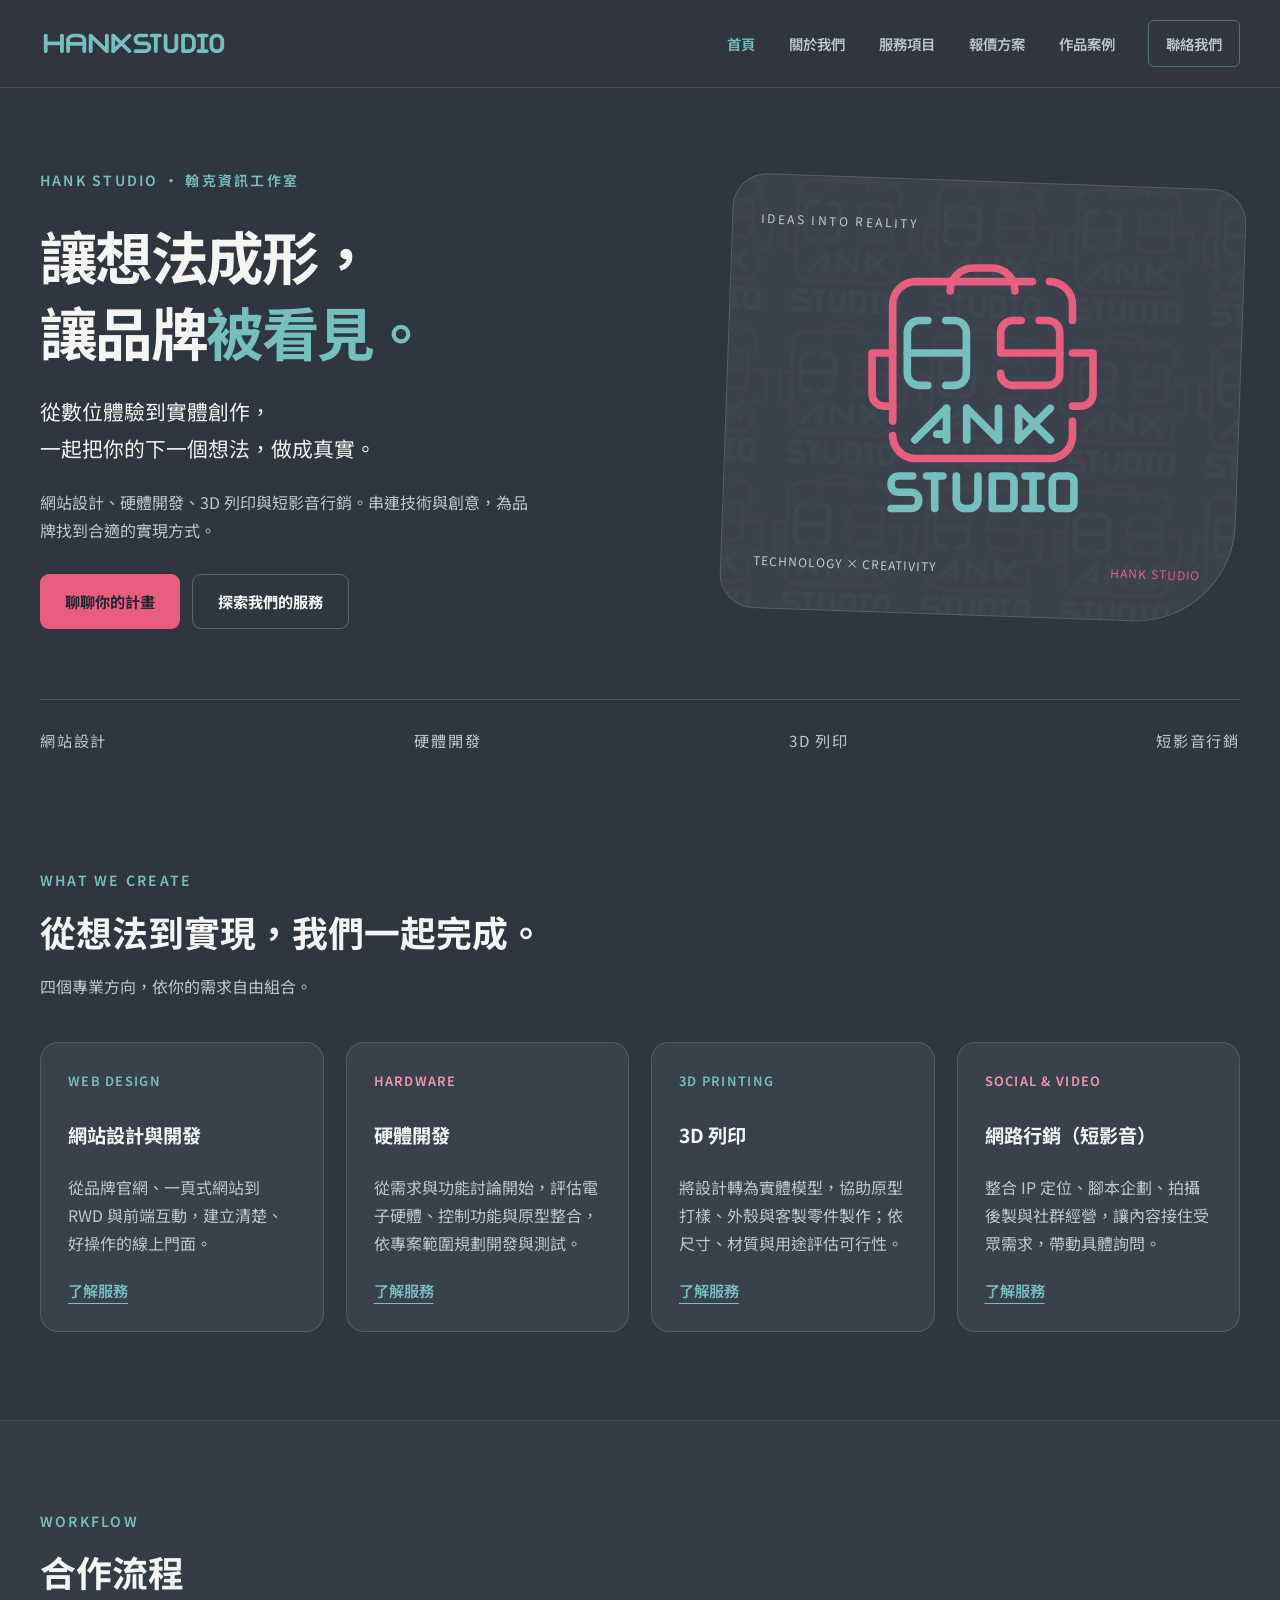
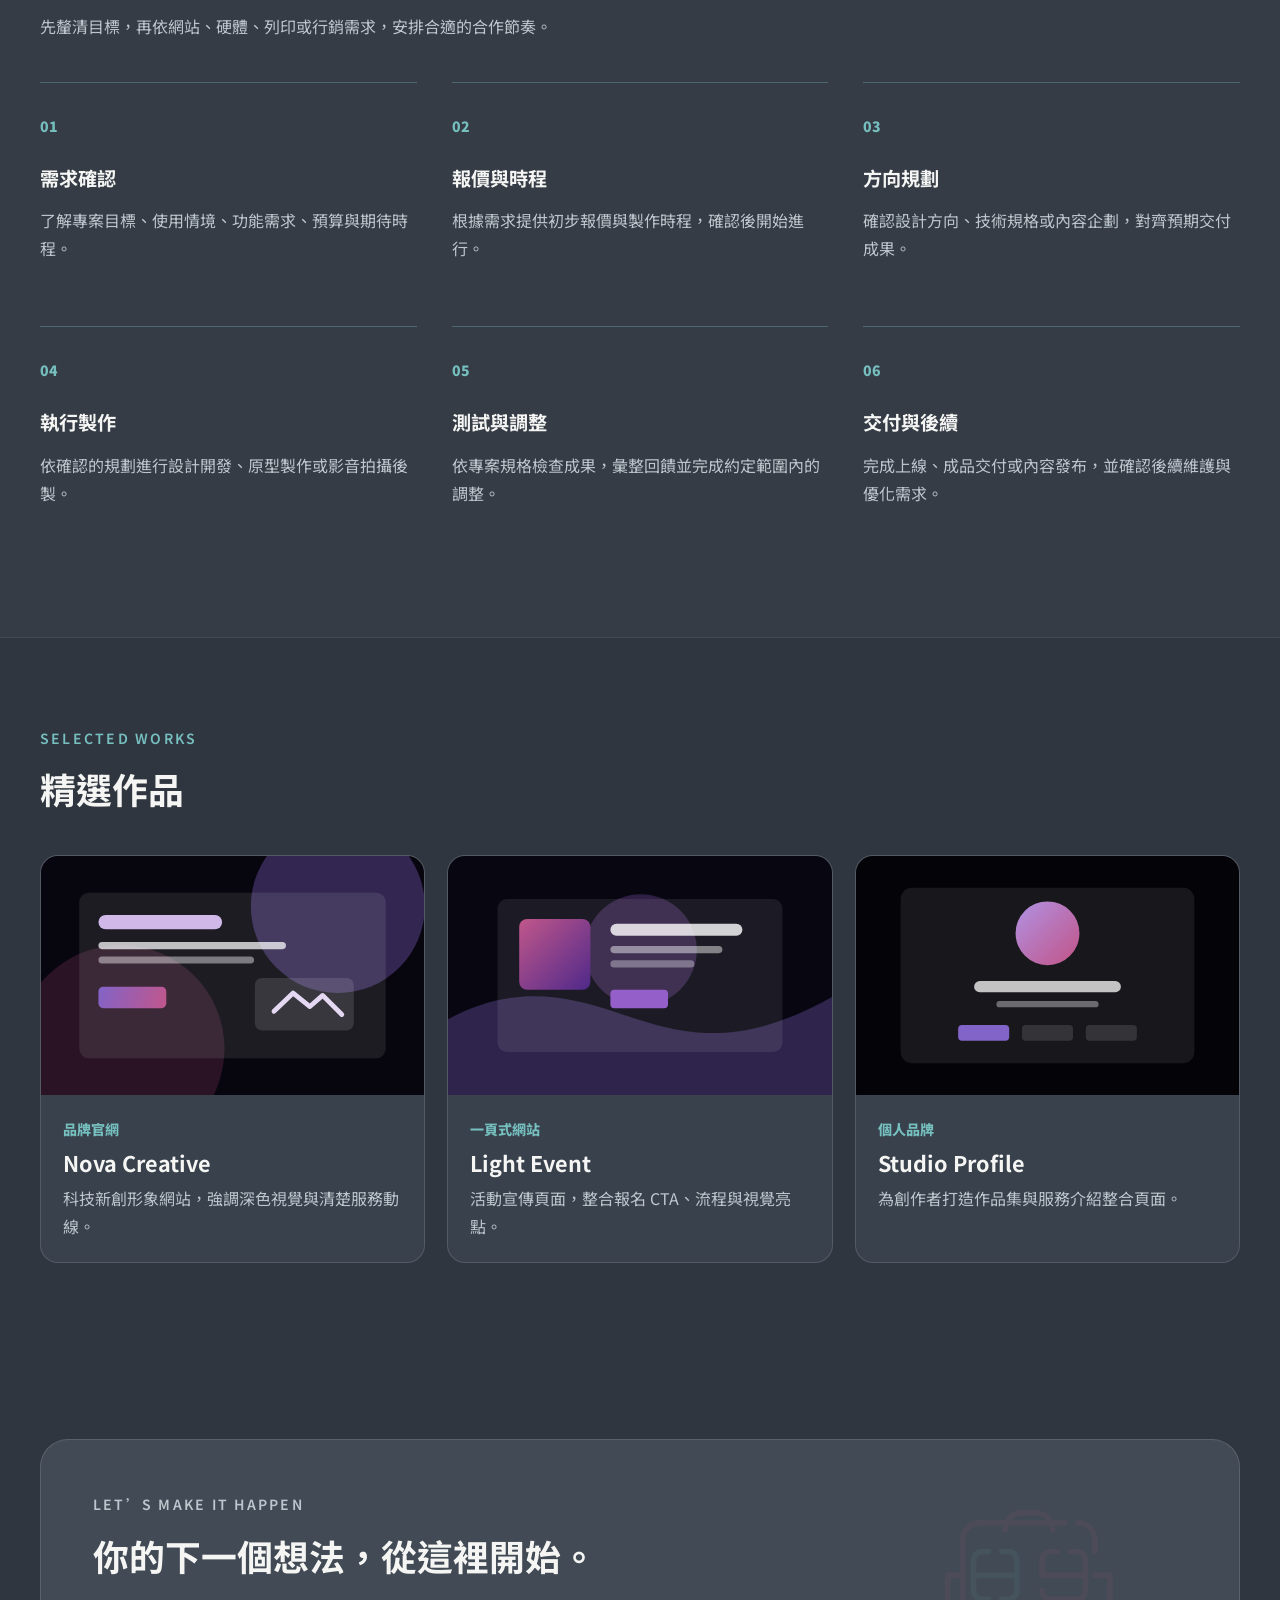
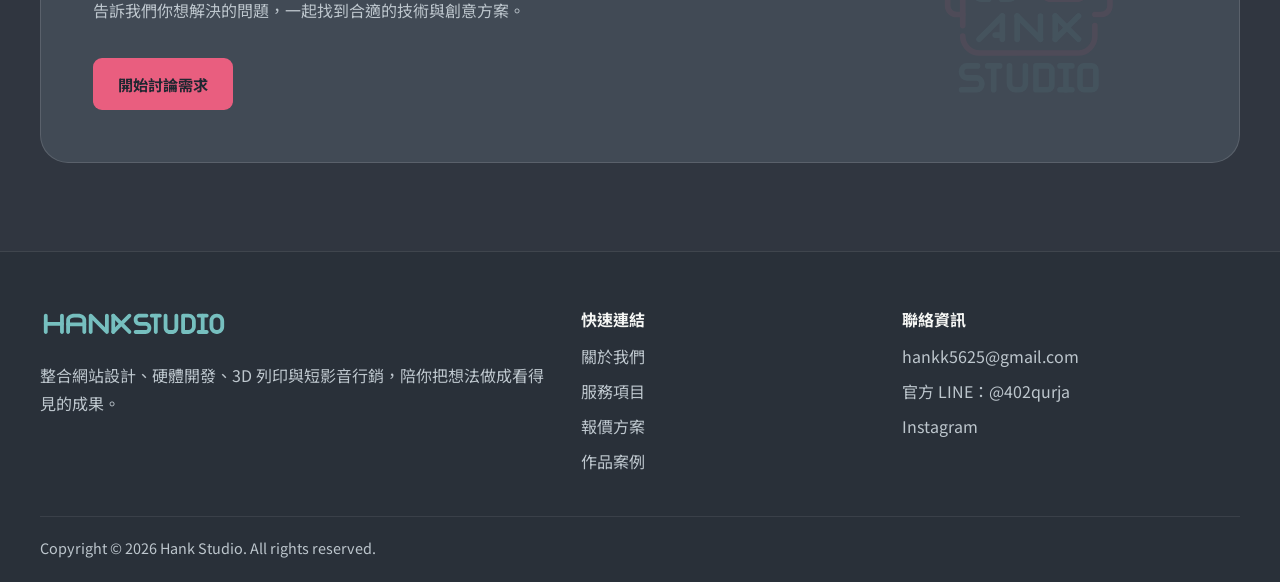
<file: index.html>
<!DOCTYPE html>
<html lang="zh-Hant">
<head>
  <meta charset="UTF-8">
  <meta name="viewport" content="width=device-width, initial-scale=1.0">
  <meta name="description" content="Hank Studio 翰克資訊工作室，提供網站設計、硬體開發、3D 列印與網路行銷（短影音），整合技術與創意，讓想法成形、品牌被看見。">
  <title>Hank Studio | 網站設計・硬體開發・3D 列印・短影音行銷</title>
  <link rel="preconnect" href="https://fonts.googleapis.com">
  <link rel="preconnect" href="https://fonts.gstatic.com" crossorigin>
  <link href="https://fonts.googleapis.com/css2?family=Noto+Sans+TC:wght@400;500;600;700;800;900&display=swap" rel="stylesheet">
  <link rel="stylesheet" href="assets/css/style.css">
  <link rel="icon" type="image/svg+xml" href="assets/images/logo-mark.svg">
</head>
<body>
  <header class="site-header" data-header>
    <a class="logo" href="index.html" aria-label="Hank Studio 首頁"><img src="assets/images/logo-wordmark.svg" alt="Hank Studio" width="200" height="30"></a>
    <button class="menu-toggle" type="button" aria-label="開啟選單" aria-expanded="false" data-menu-toggle>
      <span></span>
      <span></span>
      <span></span>
    </button>
    <nav class="site-nav" data-nav>
      <a class="active" href="index.html">首頁</a>
      <a href="about.html">關於我們</a>
      <a href="services.html">服務項目</a>
      <a href="pricing.html">報價方案</a>
      <a href="portfolio.html">作品案例</a>
      <a href="contact.html">聯絡我們</a>
    </nav>
  </header>

  <main>
    <section class="hero brand-hero"><div class="container brand-layout"><div class="brand-copy"><p class="eyebrow">HANK STUDIO · 翰克資訊工作室</p><h1>讓想法成形，<br>讓品牌<span>被看見。</span></h1><p class="intro">從數位體驗到實體創作，<br>一起把你的下一個想法，做成真實。</p><p class="hero-description">網站設計、硬體開發、3D 列印與短影音行銷。串連技術與創意，為品牌找到合適的實現方式。</p><div class="hero-actions"><a class="btn btn-primary" href="contact.html">聊聊你的計畫</a><a class="btn btn-ghost" href="#services">探索我們的服務</a></div></div><div class="brand-art"><div class="art-label">IDEAS INTO REALITY</div><img src="assets/images/logo-mark.svg" alt="Hank Studio 桃紅與薄荷綠品牌標誌" width="344" height="372"><div class="art-bottom"><span>TECHNOLOGY × CREATIVITY</span><span>HANK STUDIO</span></div></div></div><div class="container hero-bottom"><span>網站設計</span><span>硬體開發</span><span>3D 列印</span><span>短影音行銷</span></div></section>

    <section class="section" id="services"><div class="container"><div class="section-heading reveal"><p class="eyebrow">WHAT WE CREATE</p><h2>從想法到實現，我們一起完成。</h2><p>四個專業方向，依你的需求自由組合。</p></div><div class="feature-grid four-cols"><article class="glass-card reveal"><span class="service-label">WEB DESIGN</span><h3>網站設計與開發</h3><p>從品牌官網、一頁式網站到 RWD 與前端互動，建立清楚、好操作的線上門面。</p><a class="text-link" href="services.html#web">了解服務</a></article><article class="glass-card reveal"><span class="service-label">HARDWARE</span><h3>硬體開發</h3><p>從需求與功能討論開始，評估電子硬體、控制功能與原型整合，依專案範圍規劃開發與測試。</p><a class="text-link" href="services.html#hardware">了解服務</a></article><article class="glass-card reveal"><span class="service-label">3D PRINTING</span><h3>3D 列印</h3><p>將設計轉為實體模型，協助原型打樣、外殼與客製零件製作；依尺寸、材質與用途評估可行性。</p><a class="text-link" href="services.html#printing">了解服務</a></article><article class="glass-card reveal"><span class="service-label">SOCIAL & VIDEO</span><h3>網路行銷（短影音）</h3><p>整合 IP 定位、腳本企劃、拍攝後製與社群經營，讓內容接住受眾需求，帶動具體詢問。</p><a class="text-link" href="services.html#marketing">了解服務</a></article></div></div></section>

    <section class="section section-muted">
      <div class="container">
        <div class="section-heading reveal">
          <p class="eyebrow">Workflow</p>
          <h2>合作流程</h2>
          <p>先釐清目標，再依網站、硬體、列印或行銷需求，安排合適的合作節奏。</p>
        </div>
        <div class="process-grid">
          <article class="process-card reveal">
            <strong>01</strong>
            <h3>需求確認</h3>
            <p>了解專案目標、使用情境、功能需求、預算與期待時程。</p>
          </article>
          <article class="process-card reveal">
            <strong>02</strong>
            <h3>報價與時程</h3>
            <p>根據需求提供初步報價與製作時程，確認後開始進行。</p>
          </article>
          <article class="process-card reveal">
            <strong>03</strong>
            <h3>方向規劃</h3>
            <p>確認設計方向、技術規格或內容企劃，對齊預期交付成果。</p>
          </article>
          <article class="process-card reveal">
            <strong>04</strong>
            <h3>執行製作</h3>
            <p>依確認的規劃進行設計開發、原型製作或影音拍攝後製。</p>
          </article>
          <article class="process-card reveal">
            <strong>05</strong>
            <h3>測試與調整</h3>
            <p>依專案規格檢查成果，彙整回饋並完成約定範圍內的調整。</p>
          </article>
          <article class="process-card reveal">
            <strong>06</strong>
            <h3>交付與後續</h3>
            <p>完成上線、成品交付或內容發布，並確認後續維護與優化需求。</p>
          </article>
        </div>
      </div>
    </section>



    <section class="section">
      <div class="container">
        <div class="section-heading reveal">
          <p class="eyebrow">Selected Works</p>
          <h2>精選作品</h2>
        </div>
        <div class="portfolio-grid">
          <article class="work-card reveal">
            <img src="assets/images/work-01.svg" alt="品牌形象官網作品預覽">
            <div>
              <p>品牌官網</p>
              <h3>Nova Creative</h3>
              <span>科技新創形象網站，強調深色視覺與清楚服務動線。</span>
            </div>
          </article>
          <article class="work-card reveal">
            <img src="assets/images/work-02.svg" alt="一頁式活動網站作品預覽">
            <div>
              <p>一頁式網站</p>
              <h3>Light Event</h3>
              <span>活動宣傳頁面，整合報名 CTA、流程與視覺亮點。</span>
            </div>
          </article>
          <article class="work-card reveal">
            <img src="assets/images/work-03.svg" alt="個人品牌網站作品預覽">
            <div>
              <p>個人品牌</p>
              <h3>Studio Profile</h3>
              <span>為創作者打造作品集與服務介紹整合頁面。</span>
            </div>
          </article>
        </div>
      </div>
    </section>

    <section class="section cta-section">
      <div class="container cta-panel reveal">
        <p class="eyebrow">LET’S MAKE IT HAPPEN</p>
        <h2>你的下一個想法，從這裡開始。</h2>
        <p>告訴我們你想解決的問題，一起找到合適的技術與創意方案。</p>
        <a class="btn btn-primary" href="contact.html">開始討論需求</a>
      </div>
    </section>
  </main>

  <footer class="site-footer">
    <div class="container footer-grid">
      <div>
        <a class="logo" href="index.html"><img src="assets/images/logo-wordmark.svg" alt="Hank Studio" width="200" height="30"></a>
        <p>整合網站設計、硬體開發、3D 列印與短影音行銷，陪你把想法做成看得見的成果。</p>
      </div>
      <div>
        <h3>快速連結</h3>
        <a href="about.html">關於我們</a>
        <a href="services.html">服務項目</a>
        <a href="pricing.html">報價方案</a>
        <a href="portfolio.html">作品案例</a>
      </div>
      <div>
        <h3>聯絡資訊</h3>
        <a href="mailto:hankk5625@gmail.com">hankk5625@gmail.com</a><a href="https://line.me/R/ti/p/%40402qurja" target="_blank" rel="noopener">官方 LINE：@402qurja</a>
        <a href="https://www.instagram.com/hankstutio?igsh=b2ZjaWRiaml5Mzho&utm_source=qr" target="_blank" rel="noopener">Instagram</a>
      </div>
    </div>
    <p class="copyright">Copyright © 2026 Hank Studio. All rights reserved.</p>
  </footer>

  <script src="assets/js/main.js"></script>
</body>
</html>
</file>
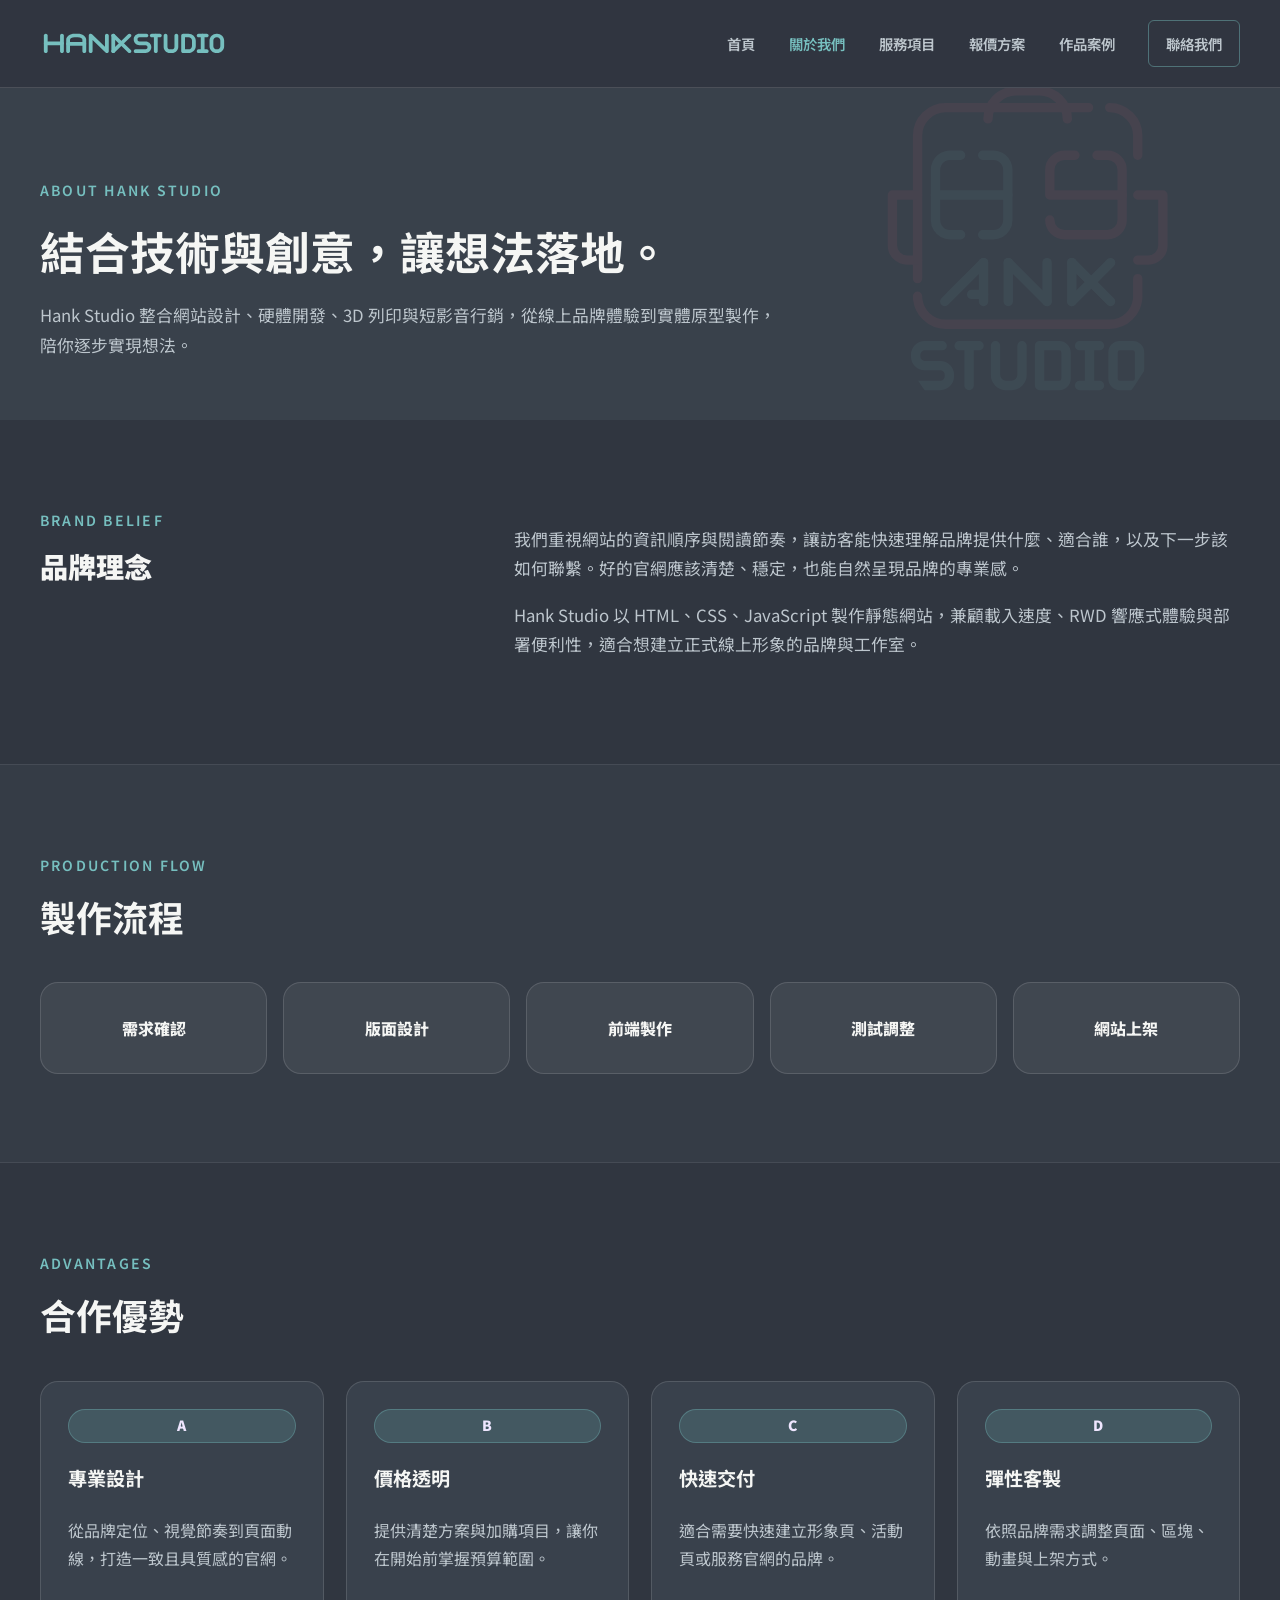
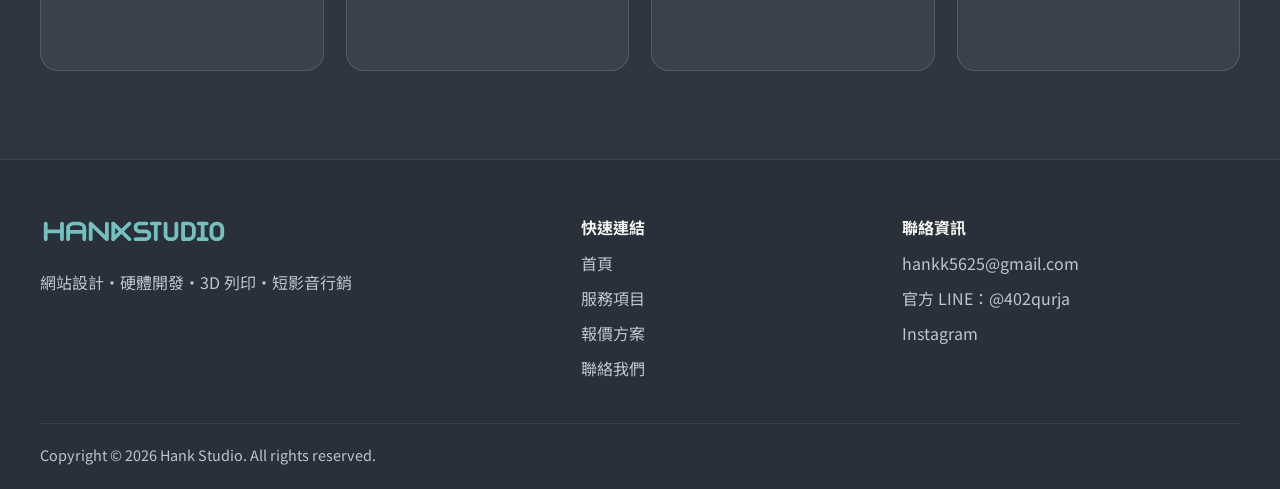
<file: about.html>
<!DOCTYPE html>
<html lang="zh-Hant">
<head>
  <meta charset="UTF-8">
  <meta name="viewport" content="width=device-width, initial-scale=1.0">
  <meta name="description" content="Hank Studio 翰克資訊工作室，提供網站設計、硬體開發、3D 列印與網路行銷（短影音），整合技術與創意，讓想法成形、品牌被看見。">
  <title>關於我們 | Hank Studio</title>
  <link rel="preconnect" href="https://fonts.googleapis.com">
  <link rel="preconnect" href="https://fonts.gstatic.com" crossorigin>
  <link href="https://fonts.googleapis.com/css2?family=Noto+Sans+TC:wght@400;500;600;700;800;900&display=swap" rel="stylesheet">
  <link rel="stylesheet" href="assets/css/style.css">
  <link rel="icon" type="image/svg+xml" href="assets/images/logo-mark.svg">
</head>
<body>
  <header class="site-header" data-header>
    <a class="logo" href="index.html" aria-label="Hank Studio 首頁"><img src="assets/images/logo-wordmark.svg" alt="Hank Studio" width="200" height="30"></a>
    <button class="menu-toggle" type="button" aria-label="開啟選單" aria-expanded="false" data-menu-toggle><span></span><span></span><span></span></button>
    <nav class="site-nav" data-nav>
      <a href="index.html">首頁</a>
      <a class="active" href="about.html">關於我們</a>
      <a href="services.html">服務項目</a>
      <a href="pricing.html">報價方案</a>
      <a href="portfolio.html">作品案例</a>
      <a href="contact.html">聯絡我們</a>
    </nav>
  </header>

  <main>
    <section class="page-hero">
      <div class="container reveal">
        <p class="eyebrow">About Hank Studio</p>
        <h1>結合技術與創意，讓想法落地。</h1>
        <p>Hank Studio 整合網站設計、硬體開發、3D 列印與短影音行銷，從線上品牌體驗到實體原型製作，陪你逐步實現想法。</p>
      </div>
    </section>

    <section class="section">
      <div class="container split-layout">
        <div class="reveal">
          <p class="eyebrow">Brand Belief</p>
          <h2>品牌理念</h2>
        </div>
        <div class="content-block reveal">
          <p>我們重視網站的資訊順序與閱讀節奏，讓訪客能快速理解品牌提供什麼、適合誰，以及下一步該如何聯繫。好的官網應該清楚、穩定，也能自然呈現品牌的專業感。</p>
          <p>Hank Studio 以 HTML、CSS、JavaScript 製作靜態網站，兼顧載入速度、RWD 響應式體驗與部署便利性，適合想建立正式線上形象的品牌與工作室。</p>
        </div>
      </div>
    </section>

    <section class="section section-muted">
      <div class="container">
        <div class="section-heading reveal">
          <p class="eyebrow">Production Flow</p>
          <h2>製作流程</h2>
        </div>
        <div class="timeline reveal">
          <span>需求確認</span>
          <span>版面設計</span>
          <span>前端製作</span>
          <span>測試調整</span>
          <span>網站上架</span>
        </div>
      </div>
    </section>

    <section class="section">
      <div class="container">
        <div class="section-heading reveal">
          <p class="eyebrow">Advantages</p>
          <h2>合作優勢</h2>
        </div>
        <div class="feature-grid four-cols">
          <article class="glass-card reveal">
            <span class="card-icon">A</span>
            <h3>專業設計</h3>
            <p>從品牌定位、視覺節奏到頁面動線，打造一致且具質感的官網。</p>
          </article>
          <article class="glass-card reveal">
            <span class="card-icon">B</span>
            <h3>價格透明</h3>
            <p>提供清楚方案與加購項目，讓你在開始前掌握預算範圍。</p>
          </article>
          <article class="glass-card reveal">
            <span class="card-icon">C</span>
            <h3>快速交付</h3>
            <p>適合需要快速建立形象頁、活動頁或服務官網的品牌。</p>
          </article>
          <article class="glass-card reveal">
            <span class="card-icon">D</span>
            <h3>彈性客製</h3>
            <p>依照品牌需求調整頁面、區塊、動畫與上架方式。</p>
          </article>
        </div>
      </div>
    </section>
  </main>

  <footer class="site-footer">
    <div class="container footer-grid">
      <div><a class="logo" href="index.html"><img src="assets/images/logo-wordmark.svg" alt="Hank Studio" width="200" height="30"></a><p>網站設計・硬體開發・3D 列印・短影音行銷</p></div>
      <div><h3>快速連結</h3><a href="index.html">首頁</a><a href="services.html">服務項目</a><a href="pricing.html">報價方案</a><a href="contact.html">聯絡我們</a></div>
      <div><h3>聯絡資訊</h3><a href="mailto:hankk5625@gmail.com">hankk5625@gmail.com</a><a href="https://line.me/R/ti/p/%40402qurja" target="_blank" rel="noopener">官方 LINE：@402qurja</a><a href="https://www.instagram.com/hankstutio?igsh=b2ZjaWRiaml5Mzho&utm_source=qr" target="_blank" rel="noopener">Instagram</a></div>
    </div>
    <p class="copyright">Copyright © 2026 Hank Studio. All rights reserved.</p>
  </footer>
  <script src="assets/js/main.js"></script>
</body>
</html>
</file>
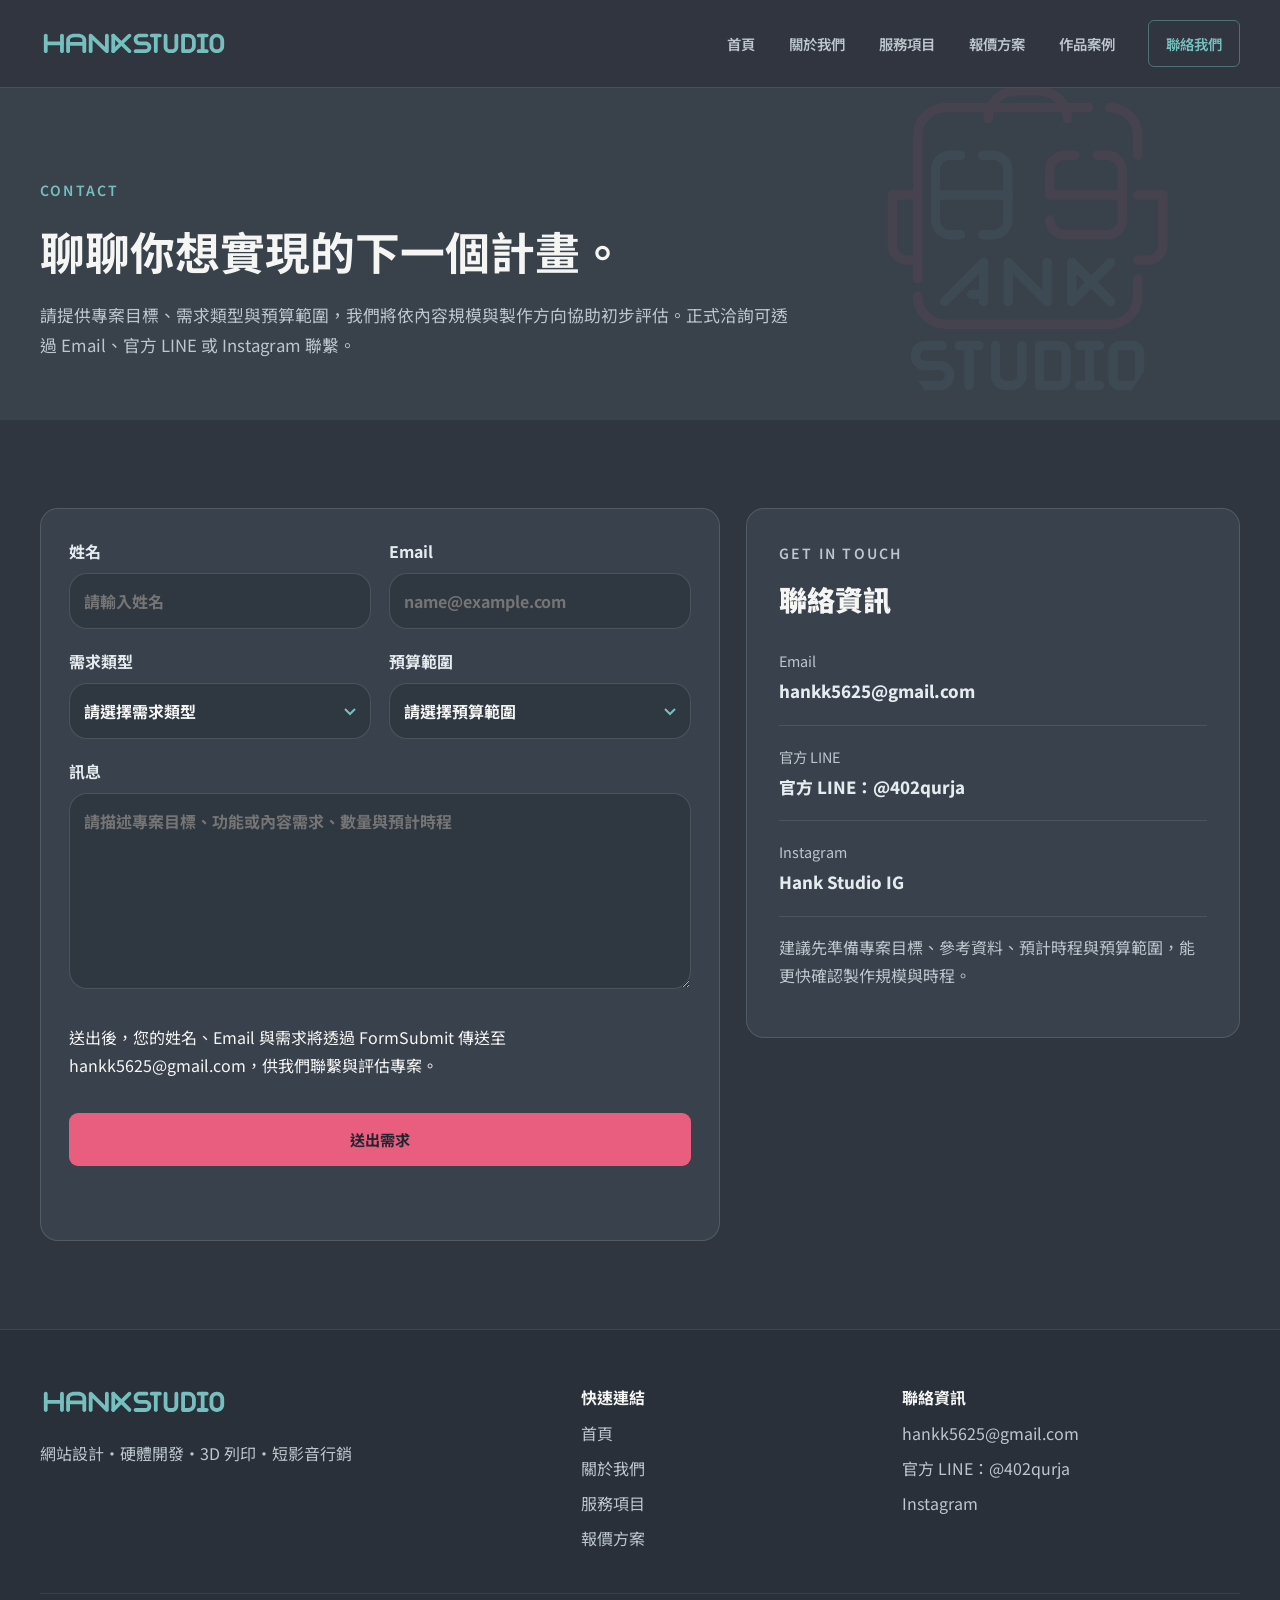
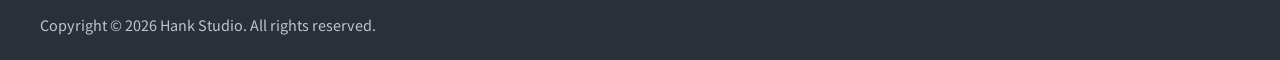
<file: contact.html>
<!DOCTYPE html>
<html lang="zh-Hant">
<head>
  <meta charset="UTF-8">
  <meta name="viewport" content="width=device-width, initial-scale=1.0">
  <meta name="description" content="Hank Studio 翰克資訊工作室，提供網站設計、硬體開發、3D 列印與網路行銷（短影音），整合技術與創意，讓想法成形、品牌被看見。">
  <title>聯絡我們 | Hank Studio</title>
  <link rel="preconnect" href="https://fonts.googleapis.com">
  <link rel="preconnect" href="https://fonts.gstatic.com" crossorigin>
  <link href="https://fonts.googleapis.com/css2?family=Noto+Sans+TC:wght@400;500;600;700;800;900&display=swap" rel="stylesheet">
  <link rel="stylesheet" href="assets/css/style.css">
  <link rel="icon" type="image/svg+xml" href="assets/images/logo-mark.svg">
</head>
<body>
  <header class="site-header" data-header>
    <a class="logo" href="index.html" aria-label="Hank Studio 首頁"><img src="assets/images/logo-wordmark.svg" alt="Hank Studio" width="200" height="30"></a>
    <button class="menu-toggle" type="button" aria-label="開啟選單" aria-expanded="false" data-menu-toggle><span></span><span></span><span></span></button>
    <nav class="site-nav" data-nav>
      <a href="index.html">首頁</a>
      <a href="about.html">關於我們</a>
      <a href="services.html">服務項目</a>
      <a href="pricing.html">報價方案</a>
      <a href="portfolio.html">作品案例</a>
      <a class="active" href="contact.html">聯絡我們</a>
    </nav>
  </header>

  <main>
    <section class="page-hero">
      <div class="container reveal">
        <p class="eyebrow">Contact</p>
        <h1>聊聊你想實現的下一個計畫。</h1>
        <p>請提供專案目標、需求類型與預算範圍，我們將依內容規模與製作方向協助初步評估。正式洽詢可透過 Email、官方 LINE 或 Instagram 聯繫。</p>
      </div>
    </section>

    <section class="section">
      <div class="container contact-layout">
        <form class="contact-form reveal" data-contact-form action="https://formsubmit.co/ajax/hankk5625@gmail.com" method="POST" novalidate>
          <label>姓名
            <input type="text" name="name" placeholder="請輸入姓名" required>
          </label>
          <label>Email
            <input type="email" name="email" placeholder="name@example.com" required>
          </label>
          <label>需求類型
            <select name="type" required>
              <option value="">請選擇需求類型</option>
              <option>一頁式網站</option>
              <option>品牌形象官網</option>
              <option>RWD 網頁調整</option>
              <option>前端互動動畫</option>
              <option>網站上架協助</option><option>硬體開發</option><option>3D 列印</option><option>網路行銷（短影音）</option>
            </select>
          </label>
          <label>預算範圍
            <select name="budget" required>
              <option value="">請選擇預算範圍</option>
              <option>NT$15,000 以下</option>
              <option>NT$15,000 - NT$30,000</option>
              <option>NT$30,000 - NT$60,000</option><option>NT$60,000 以上</option>
              <option>還不確定，想先討論</option>
            </select>
          </label>
          <label class="full">訊息
            <textarea name="message" rows="6" placeholder="請描述專案目標、功能或內容需求、數量與預計時程" required></textarea>
          </label>
          <div class="form-trap" aria-hidden="true"><label>請留空<input type="text" name="_honey" tabindex="-1" autocomplete="off"></label></div>
          <p class="full" id="contact-send-note">送出後，您的姓名、Email 與需求將透過 FormSubmit 傳送至 <a href="mailto:hankk5625@gmail.com">hankk5625@gmail.com</a>，供我們聯繫與評估專案。</p>
          <button class="btn btn-primary" type="submit" aria-describedby="contact-send-note">送出需求</button>
          <noscript><p>請啟用 JavaScript 使用表單，或直接寄信至 <a href="mailto:hankk5625@gmail.com">hankk5625@gmail.com</a>。</p></noscript>
          <p class="form-message" data-form-message aria-live="polite"></p>
        </form>

        <aside class="contact-info reveal">
          <p class="eyebrow">Get In Touch</p>
          <h2>聯絡資訊</h2>
          <div class="info-item">
            <span>Email</span>
            <a href="mailto:hankk5625@gmail.com">hankk5625@gmail.com</a>
          </div>
          <div class="info-item">
            <span>官方 LINE</span><a href="https://line.me/R/ti/p/%40402qurja" target="_blank" rel="noopener">官方 LINE：@402qurja</a></div><div class="info-item"><span>Instagram</span>
            <a href="https://www.instagram.com/hankstutio?igsh=b2ZjaWRiaml5Mzho&utm_source=qr" target="_blank" rel="noopener">Hank Studio IG</a>
          </div>
          <p>建議先準備專案目標、參考資料、預計時程與預算範圍，能更快確認製作規模與時程。</p>
        </aside>
      </div>
    </section>
  </main>

  <footer class="site-footer">
    <div class="container footer-grid">
      <div><a class="logo" href="index.html"><img src="assets/images/logo-wordmark.svg" alt="Hank Studio" width="200" height="30"></a><p>網站設計・硬體開發・3D 列印・短影音行銷</p></div>
      <div><h3>快速連結</h3><a href="index.html">首頁</a><a href="about.html">關於我們</a><a href="services.html">服務項目</a><a href="pricing.html">報價方案</a></div>
      <div><h3>聯絡資訊</h3><a href="mailto:hankk5625@gmail.com">hankk5625@gmail.com</a><a href="https://line.me/R/ti/p/%40402qurja" target="_blank" rel="noopener">官方 LINE：@402qurja</a><a href="https://www.instagram.com/hankstutio?igsh=b2ZjaWRiaml5Mzho&utm_source=qr" target="_blank" rel="noopener">Instagram</a></div>
    </div>
    <p class="copyright">Copyright © 2026 Hank Studio. All rights reserved.</p>
  </footer>
  <dialog class="contact-success" data-contact-success aria-labelledby="success-title" aria-describedby="success-description">
    <p class="eyebrow">THANK YOU</p>
    <h2 id="success-title">我們已收到您的需求</h2>
    <p id="success-description">會盡快回覆，謝謝您的聯繫！</p>
    <button class="btn btn-primary" type="button" autofocus>好的</button>
  </dialog>
  <script src="assets/js/main.js"></script>
</body>
</html>
</file>
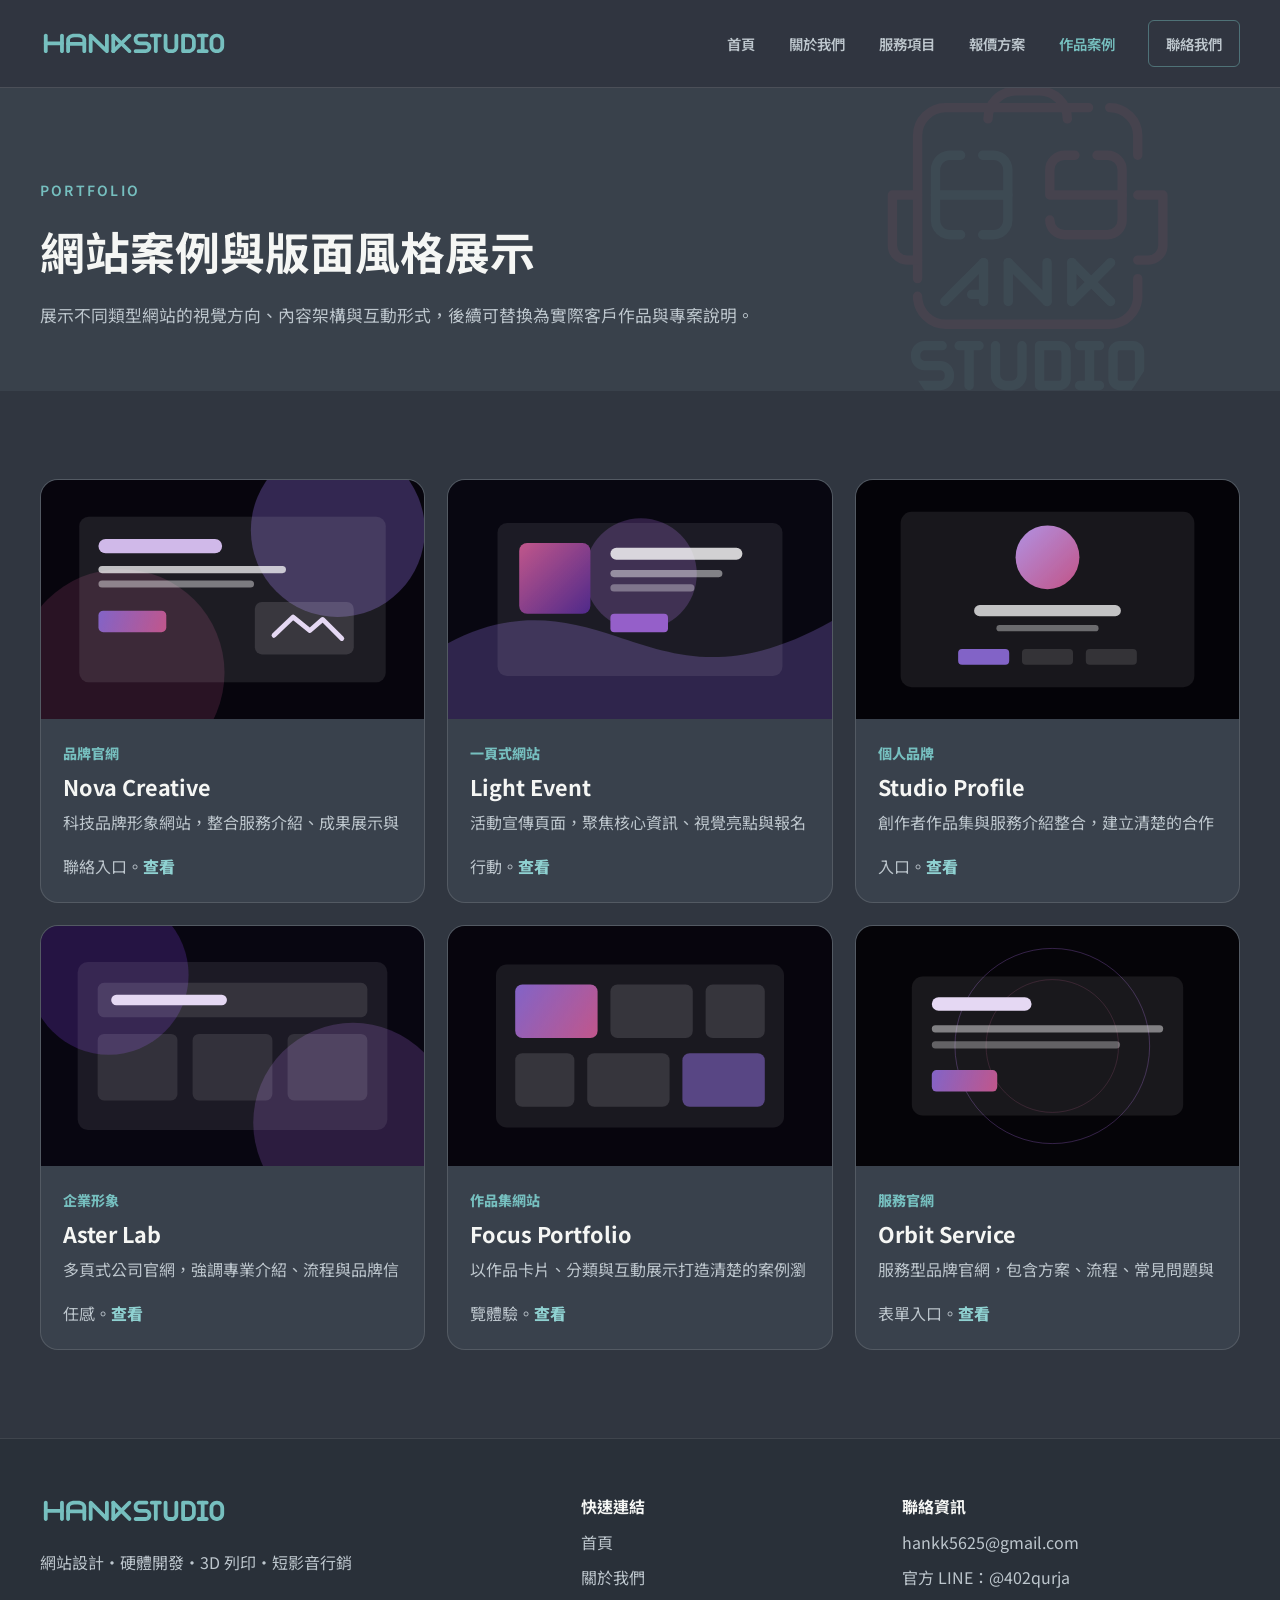
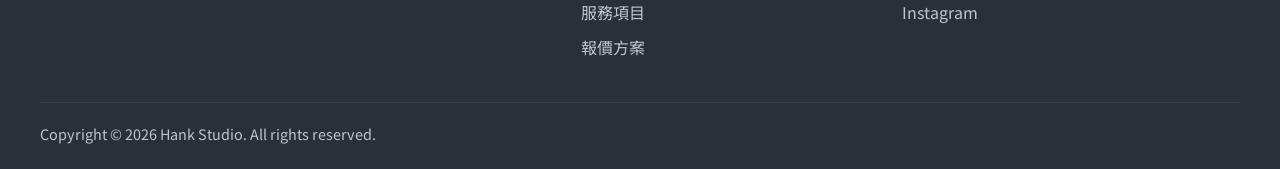
<file: portfolio.html>
<!DOCTYPE html>
<html lang="zh-Hant">
<head>
  <meta charset="UTF-8">
  <meta name="viewport" content="width=device-width, initial-scale=1.0">
  <meta name="description" content="Hank Studio 作品案例，包含品牌官網、一頁式網站、作品集與企業形象頁。">
  <title>作品案例 | Hank Studio</title>
  <link rel="preconnect" href="https://fonts.googleapis.com">
  <link rel="preconnect" href="https://fonts.gstatic.com" crossorigin>
  <link href="https://fonts.googleapis.com/css2?family=Noto+Sans+TC:wght@400;500;600;700;800;900&display=swap" rel="stylesheet">
  <link rel="stylesheet" href="assets/css/style.css">
  <link rel="icon" type="image/svg+xml" href="assets/images/logo-mark.svg">
</head>
<body>
  <header class="site-header" data-header>
    <a class="logo" href="index.html" aria-label="Hank Studio 首頁"><img src="assets/images/logo-wordmark.svg" alt="Hank Studio" width="200" height="30"></a>
    <button class="menu-toggle" type="button" aria-label="開啟選單" aria-expanded="false" data-menu-toggle><span></span><span></span><span></span></button>
    <nav class="site-nav" data-nav>
      <a href="index.html">首頁</a>
      <a href="about.html">關於我們</a>
      <a href="services.html">服務項目</a>
      <a href="pricing.html">報價方案</a>
      <a class="active" href="portfolio.html">作品案例</a>
      <a href="contact.html">聯絡我們</a>
    </nav>
  </header>

  <main>
    <section class="page-hero">
      <div class="container reveal">
        <p class="eyebrow">Portfolio</p>
        <h1>網站案例與版面風格展示</h1>
        <p>展示不同類型網站的視覺方向、內容架構與互動形式，後續可替換為實際客戶作品與專案說明。</p>
      </div>
    </section>

    <section class="section">
      <div class="container portfolio-grid">
        <article class="work-card reveal">
          <img src="assets/images/work-01.svg" alt="Nova Creative 網站預覽">
          <div><p>品牌官網</p><h2>Nova Creative</h2><span>科技品牌形象網站，整合服務介紹、成果展示與聯絡入口。</span><a href="contact.html">查看</a></div>
        </article>
        <article class="work-card reveal">
          <img src="assets/images/work-02.svg" alt="Light Event 網站預覽">
          <div><p>一頁式網站</p><h2>Light Event</h2><span>活動宣傳頁面，聚焦核心資訊、視覺亮點與報名行動。</span><a href="contact.html">查看</a></div>
        </article>
        <article class="work-card reveal">
          <img src="assets/images/work-03.svg" alt="Studio Profile 網站預覽">
          <div><p>個人品牌</p><h2>Studio Profile</h2><span>創作者作品集與服務介紹整合，建立清楚的合作入口。</span><a href="contact.html">查看</a></div>
        </article>
        <article class="work-card reveal">
          <img src="assets/images/work-04.svg" alt="Aster Lab 網站預覽">
          <div><p>企業形象</p><h2>Aster Lab</h2><span>多頁式公司官網，強調專業介紹、流程與品牌信任感。</span><a href="contact.html">查看</a></div>
        </article>
        <article class="work-card reveal">
          <img src="assets/images/work-05.svg" alt="Focus Portfolio 網站預覽">
          <div><p>作品集網站</p><h2>Focus Portfolio</h2><span>以作品卡片、分類與互動展示打造清楚的案例瀏覽體驗。</span><a href="contact.html">查看</a></div>
        </article>
        <article class="work-card reveal">
          <img src="assets/images/work-06.svg" alt="Orbit Service 網站預覽">
          <div><p>服務官網</p><h2>Orbit Service</h2><span>服務型品牌官網，包含方案、流程、常見問題與表單入口。</span><a href="contact.html">查看</a></div>
        </article>
      </div>
    </section>
  </main>

  <footer class="site-footer">
    <div class="container footer-grid">
      <div><a class="logo" href="index.html"><img src="assets/images/logo-wordmark.svg" alt="Hank Studio" width="200" height="30"></a><p>網站設計・硬體開發・3D 列印・短影音行銷</p></div>
      <div><h3>快速連結</h3><a href="index.html">首頁</a><a href="about.html">關於我們</a><a href="services.html">服務項目</a><a href="pricing.html">報價方案</a></div>
      <div><h3>聯絡資訊</h3><a href="mailto:hankk5625@gmail.com">hankk5625@gmail.com</a><a href="https://line.me/R/ti/p/%40402qurja" target="_blank" rel="noopener">官方 LINE：@402qurja</a><a href="https://www.instagram.com/hankstutio?igsh=b2ZjaWRiaml5Mzho&utm_source=qr" target="_blank" rel="noopener">Instagram</a></div>
    </div>
    <p class="copyright">Copyright © 2026 Hank Studio. All rights reserved.</p>
  </footer>
  <script src="assets/js/main.js"></script>
</body>
</html>
</file>
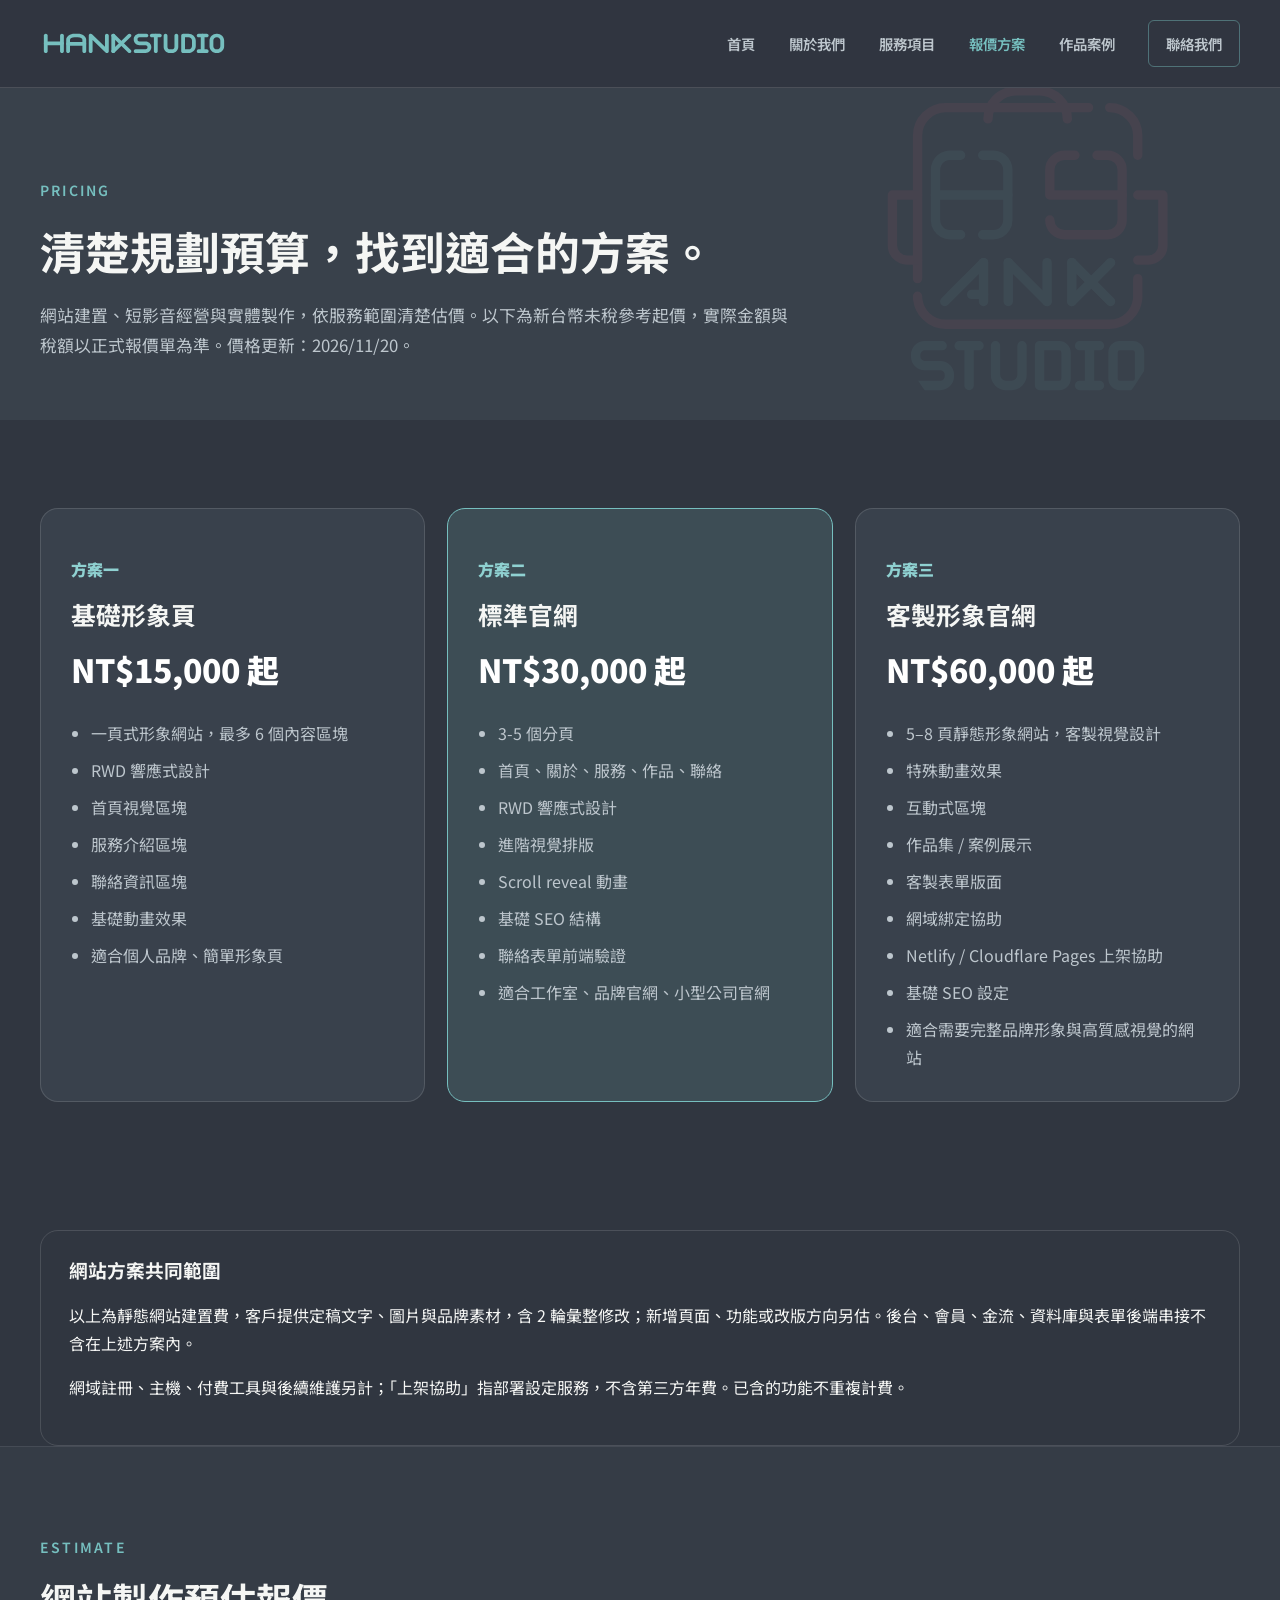
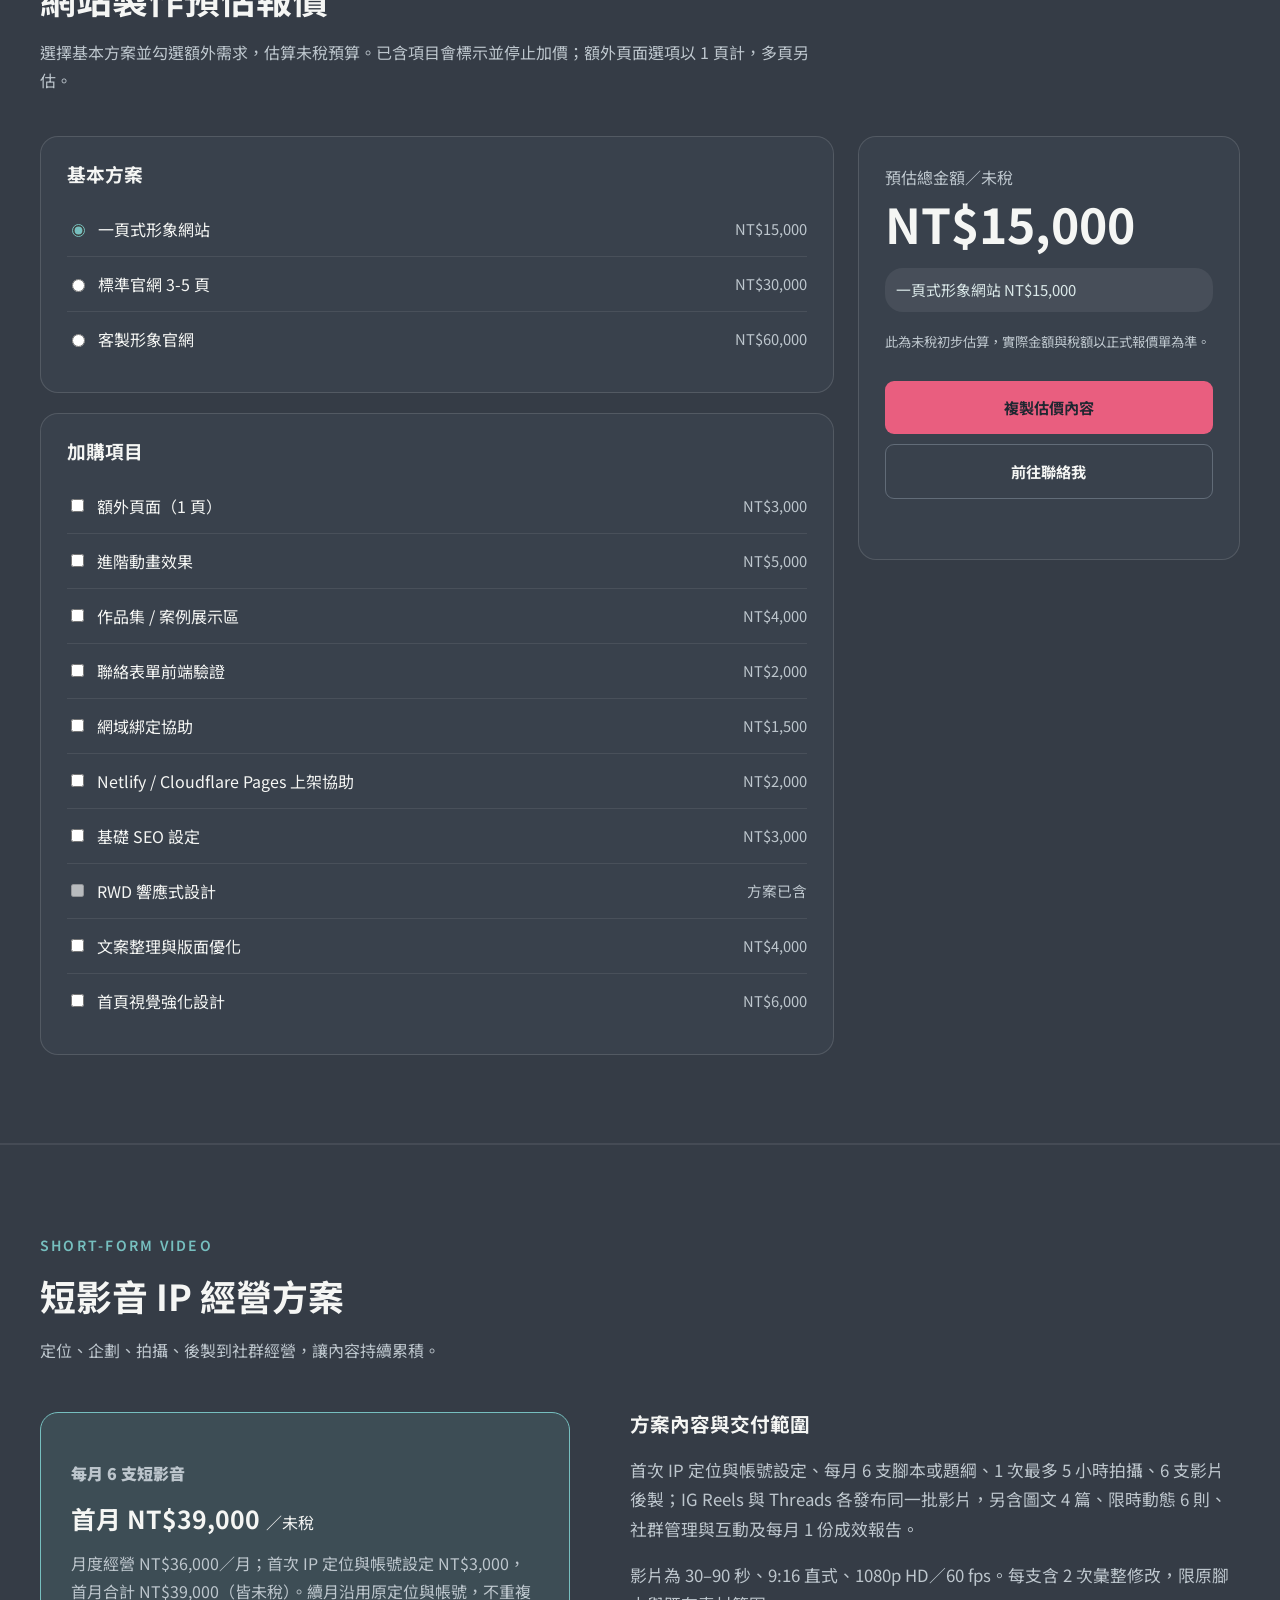
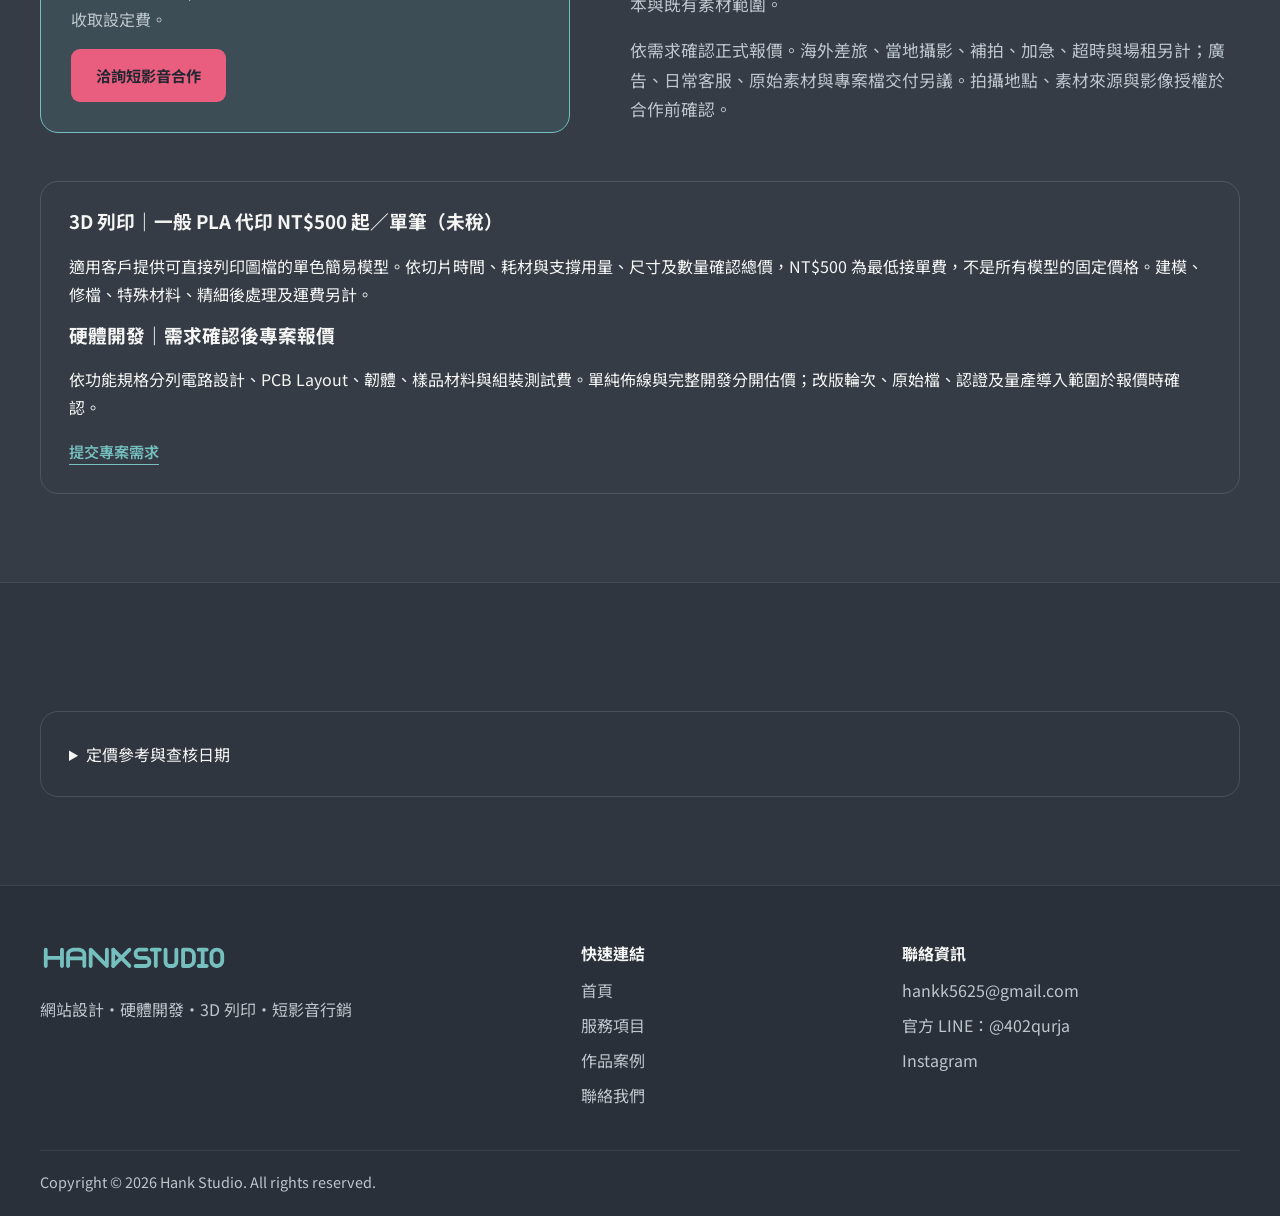
<file: pricing.html>
<!DOCTYPE html>
<html lang="zh-Hant">
<head>
  <meta charset="UTF-8">
  <meta name="viewport" content="width=device-width, initial-scale=1.0">
  <meta name="description" content="Hank Studio 透明報價方案與即時估價器，包含一頁式網站、標準官網與客製形象官網。">
  <title>報價方案 | Hank Studio</title>
  <link rel="preconnect" href="https://fonts.googleapis.com">
  <link rel="preconnect" href="https://fonts.gstatic.com" crossorigin>
  <link href="https://fonts.googleapis.com/css2?family=Noto+Sans+TC:wght@400;500;600;700;800;900&display=swap" rel="stylesheet">
  <link rel="stylesheet" href="assets/css/style.css">
  <link rel="icon" type="image/svg+xml" href="assets/images/logo-mark.svg">
</head>
<body>
  <header class="site-header" data-header>
    <a class="logo" href="index.html" aria-label="Hank Studio 首頁"><img src="assets/images/logo-wordmark.svg" alt="Hank Studio" width="200" height="30"></a>
    <button class="menu-toggle" type="button" aria-label="開啟選單" aria-expanded="false" data-menu-toggle><span></span><span></span><span></span></button>
    <nav class="site-nav" data-nav>
      <a href="index.html">首頁</a>
      <a href="about.html">關於我們</a>
      <a href="services.html">服務項目</a>
      <a class="active" href="pricing.html">報價方案</a>
      <a href="portfolio.html">作品案例</a>
      <a href="contact.html">聯絡我們</a>
    </nav>
  </header>

  <main>
    <section class="page-hero">
      <div class="container reveal">
        <p class="eyebrow">Pricing</p>
        <h1>清楚規劃預算，找到適合的方案。</h1>
        <p>網站建置、短影音經營與實體製作，依服務範圍清楚估價。以下為新台幣未稅參考起價，實際金額與稅額以正式報價單為準。價格更新：2026/11/20。</p>
      </div>
    </section>

    <section class="section">
      <div class="container pricing-grid">
        <article class="price-card reveal">
          <p class="plan-label">方案一</p>
          <h2>基礎形象頁</h2>
          <strong>NT$15,000 起</strong>
          <ul>
            <li>一頁式形象網站，最多 6 個內容區塊</li>
            <li>RWD 響應式設計</li>
            <li>首頁視覺區塊</li>
            <li>服務介紹區塊</li>
            <li>聯絡資訊區塊</li>
            <li>基礎動畫效果</li>
            <li>適合個人品牌、簡單形象頁</li>
          </ul>
        </article>
        <article class="price-card featured reveal">
          <p class="plan-label">方案二</p>
          <h2>標準官網</h2>
          <strong>NT$30,000 起</strong>
          <ul>
            <li>3-5 個分頁</li>
            <li>首頁、關於、服務、作品、聯絡</li>
            <li>RWD 響應式設計</li>
            <li>進階視覺排版</li>
            <li>Scroll reveal 動畫</li>
            <li>基礎 SEO 結構</li>
            <li>聯絡表單前端驗證</li>
            <li>適合工作室、品牌官網、小型公司官網</li>
          </ul>
        </article>
        <article class="price-card reveal">
          <p class="plan-label">方案三</p>
          <h2>客製形象官網</h2>
          <strong>NT$60,000 起</strong>
          <ul>
            <li>5–8 頁靜態形象網站，客製視覺設計</li>
            <li>特殊動畫效果</li>
            <li>互動式區塊</li>
            <li>作品集 / 案例展示</li>
            <li>客製表單版面</li>
            <li>網域綁定協助</li>
            <li>Netlify / Cloudflare Pages 上架協助</li>
            <li>基礎 SEO 設定</li>
            <li>適合需要完整品牌形象與高質感視覺的網站</li>
          </ul>
        </article>
      </div>
    </section>

    <div class="container custom-quote"><h3>網站方案共同範圍</h3><p>以上為靜態網站建置費，客戶提供定稿文字、圖片與品牌素材，含 2 輪彙整修改；新增頁面、功能或改版方向另估。後台、會員、金流、資料庫與表單後端串接不含在上述方案內。</p><p>網域註冊、主機、付費工具與後續維護另計；「上架協助」指部署設定服務，不含第三方年費。已含的功能不重複計費。</p></div>
<section class="section section-muted">
      <div class="container">
        <div class="section-heading reveal">
          <p class="eyebrow">Estimate</p>
          <h2>網站製作預估報價</h2>
          <p>選擇基本方案並勾選額外需求，估算未稅預算。已含項目會標示並停止加價；額外頁面選項以 1 頁計，多頁另估。</p>
        </div>

        <div class="estimator reveal" data-estimator>
          <div class="estimator-options">
            <div class="option-group">
              <h3>基本方案</h3>
              <label><input type="radio" name="basePlan" data-includes="rwd" value="15000" data-label="一頁式形象網站" checked> 一頁式形象網站 <span>NT$15,000</span></label>
              <label><input type="radio" name="basePlan" data-includes="rwd,seo,form" value="30000" data-label="標準官網 3-5 頁"> 標準官網 3-5 頁 <span>NT$30,000</span></label>
              <label><input type="radio" name="basePlan" data-includes="rwd,seo,form,animation,portfolio,domain,deploy" value="60000" data-label="客製形象官網"> 客製形象官網 <span>NT$60,000</span></label>
            </div>
            <div class="option-group addons">
              <h3>加購項目</h3>
              <label><input type="checkbox" value="3000" data-label="額外頁面（1 頁）"> 額外頁面（1 頁） <span>NT$3,000</span></label>
              <label><input type="checkbox" value="5000" data-addon="animation" data-label="進階動畫效果"> 進階動畫效果 <span>NT$5,000</span></label>
              <label><input type="checkbox" value="4000" data-addon="portfolio" data-label="作品集 / 案例展示區"> 作品集 / 案例展示區 <span>NT$4,000</span></label>
              <label><input type="checkbox" value="2000" data-addon="form" data-label="聯絡表單前端驗證"> 聯絡表單前端驗證 <span>NT$2,000</span></label>
              <label><input type="checkbox" value="1500" data-addon="domain" data-label="網域綁定協助"> 網域綁定協助 <span>NT$1,500</span></label>
              <label><input type="checkbox" value="2000" data-addon="deploy" data-label="Netlify / Cloudflare Pages 上架協助"> Netlify / Cloudflare Pages 上架協助 <span>NT$2,000</span></label>
              <label><input type="checkbox" value="3000" data-addon="seo" data-label="基礎 SEO 設定"> 基礎 SEO 設定 <span>NT$3,000</span></label>
              <label><input type="checkbox" value="3000" data-addon="rwd" data-label="RWD 響應式設計"> RWD 響應式設計 <span>NT$3,000</span></label>
              <label><input type="checkbox" value="4000" data-label="文案整理與版面優化"> 文案整理與版面優化 <span>NT$4,000</span></label>
              <label><input type="checkbox" value="6000" data-label="首頁視覺強化設計"> 首頁視覺強化設計 <span>NT$6,000</span></label>
            </div>
          </div>

          <aside class="estimate-summary">
            <p>預估總金額／未稅</p>
            <strong data-total>NT$15,000</strong>
            <div class="summary-list" data-summary-list>
              <span>一頁式形象網站</span>
            </div>
            <small>此為未稅初步估算，實際金額與稅額以正式報價單為準。</small>
            <button class="btn btn-primary" type="button" data-copy-estimate>複製估價內容</button>
            <a class="btn btn-ghost" href="contact.html">前往聯絡我</a>
            <p class="form-message" data-estimate-message aria-live="polite"></p>
          </aside>
        </div>
      </div>
    </section>
  <section class="section section-muted" id="marketing-plan"><div class="container"><div class="section-heading"><p class="eyebrow">SHORT-FORM VIDEO</p><h2>短影音 IP 經營方案</h2><p>定位、企劃、拍攝、後製到社群經營，讓內容持續累積。</p></div><div class="marketing-detail"><div class="price-card featured"><p class="plan-label">每月 6 支短影音</p><h2>首月 NT$39,000 <small>／未稅</small></h2><p>月度經營 NT$36,000／月；首次 IP 定位與帳號設定 NT$3,000，首月合計 NT$39,000（皆未稅）。續月沿用原定位與帳號，不重複收取設定費。</p><a class="btn btn-primary" href="contact.html?service=marketing">洽詢短影音合作</a></div><div class="content-block"><h3>方案內容與交付範圍</h3><p>首次 IP 定位與帳號設定、每月 6 支腳本或題綱、1 次最多 5 小時拍攝、6 支影片後製；IG Reels 與 Threads 各發布同一批影片，另含圖文 4 篇、限時動態 6 則、社群管理與互動及每月 1 份成效報告。</p><p>影片為 30–90 秒、9:16 直式、1080p HD／60 fps。每支含 2 次彙整修改，限原腳本與既有素材範圍。</p><p>依需求確認正式報價。海外差旅、當地攝影、補拍、加急、超時與場租另計；廣告、日常客服、原始素材與專案檔交付另議。拍攝地點、素材來源與影像授權於合作前確認。</p></div></div><div class="custom-quote"><h3>3D 列印｜一般 PLA 代印 NT$500 起／單筆（未稅）</h3><p>適用客戶提供可直接列印圖檔的單色簡易模型。依切片時間、耗材與支撐用量、尺寸及數量確認總價，NT$500 為最低接單費，不是所有模型的固定價格。建模、修檔、特殊材料、精細後處理及運費另計。</p><h3>硬體開發｜需求確認後專案報價</h3><p>依功能規格分列電路設計、PCB Layout、韌體、樣品材料與組裝測試費。單純佈線與完整開發分開估價；改版輪次、原始檔、認證及量產導入範圍於報價時確認。</p><a class="text-link" href="contact.html">提交專案需求</a></div></div></section><section class="section"><div class="container"><details class="custom-quote"><summary>定價參考與查核日期</summary><p>2026/11/20 查核公開資料，依本工作室服務範圍制定參考價，並非市場平均或同業正式詢價。未標示更新日期的來源僅代表查核時可見的公開牌價。</p><ul><li><a class="text-link" href="https://www.jrm.tw/webdev/2026-website-dev-fee/" target="_blank" rel="noopener">JRM：2026 網站費用區間</a>，對照一頁式、套版與半客製的不同範圍。</li><li><a class="text-link" href="https://www.dmo.com.tw/article_detail_28.htm" target="_blank" rel="noopener">多米諾：2026/08/21 網站行情整理</a>，區分建置費與年度成本。</li><li><a class="text-link" href="https://kenwu0515.github.io/pricing/" target="_blank" rel="noopener">Ken Wu：短影音製作公開牌價</a>，月繳 4 支 NT$24,000；支數、器材與服務內容會影響報價，本方案另依社群交付範圍定價。</li><li><a class="text-link" href="https://www.plab.com.tw/service/category/3d-printing-services" target="_blank" rel="noopener">宸言科技：PLA 代印</a>，公開最低代印價格 NT$500；本工作室依切片結果另行估價。</li></ul><p>硬體開發的公開單項佈線費與發案預算不足以代表完整開發成本，因此不設定缺乏依據的固定專案起價。</p></details></div></section></main>

  <footer class="site-footer">
    <div class="container footer-grid">
      <div><a class="logo" href="index.html"><img src="assets/images/logo-wordmark.svg" alt="Hank Studio" width="200" height="30"></a><p>網站設計・硬體開發・3D 列印・短影音行銷</p></div>
      <div><h3>快速連結</h3><a href="index.html">首頁</a><a href="services.html">服務項目</a><a href="portfolio.html">作品案例</a><a href="contact.html">聯絡我們</a></div>
      <div><h3>聯絡資訊</h3><a href="mailto:hankk5625@gmail.com">hankk5625@gmail.com</a><a href="https://line.me/R/ti/p/%40402qurja" target="_blank" rel="noopener">官方 LINE：@402qurja</a><a href="https://www.instagram.com/hankstutio?igsh=b2ZjaWRiaml5Mzho&utm_source=qr" target="_blank" rel="noopener">Instagram</a></div>
    </div>
    <p class="copyright">Copyright © 2026 Hank Studio. All rights reserved.</p>
  </footer>
  <script src="assets/js/main.js"></script>
</body>
</html>
</file>
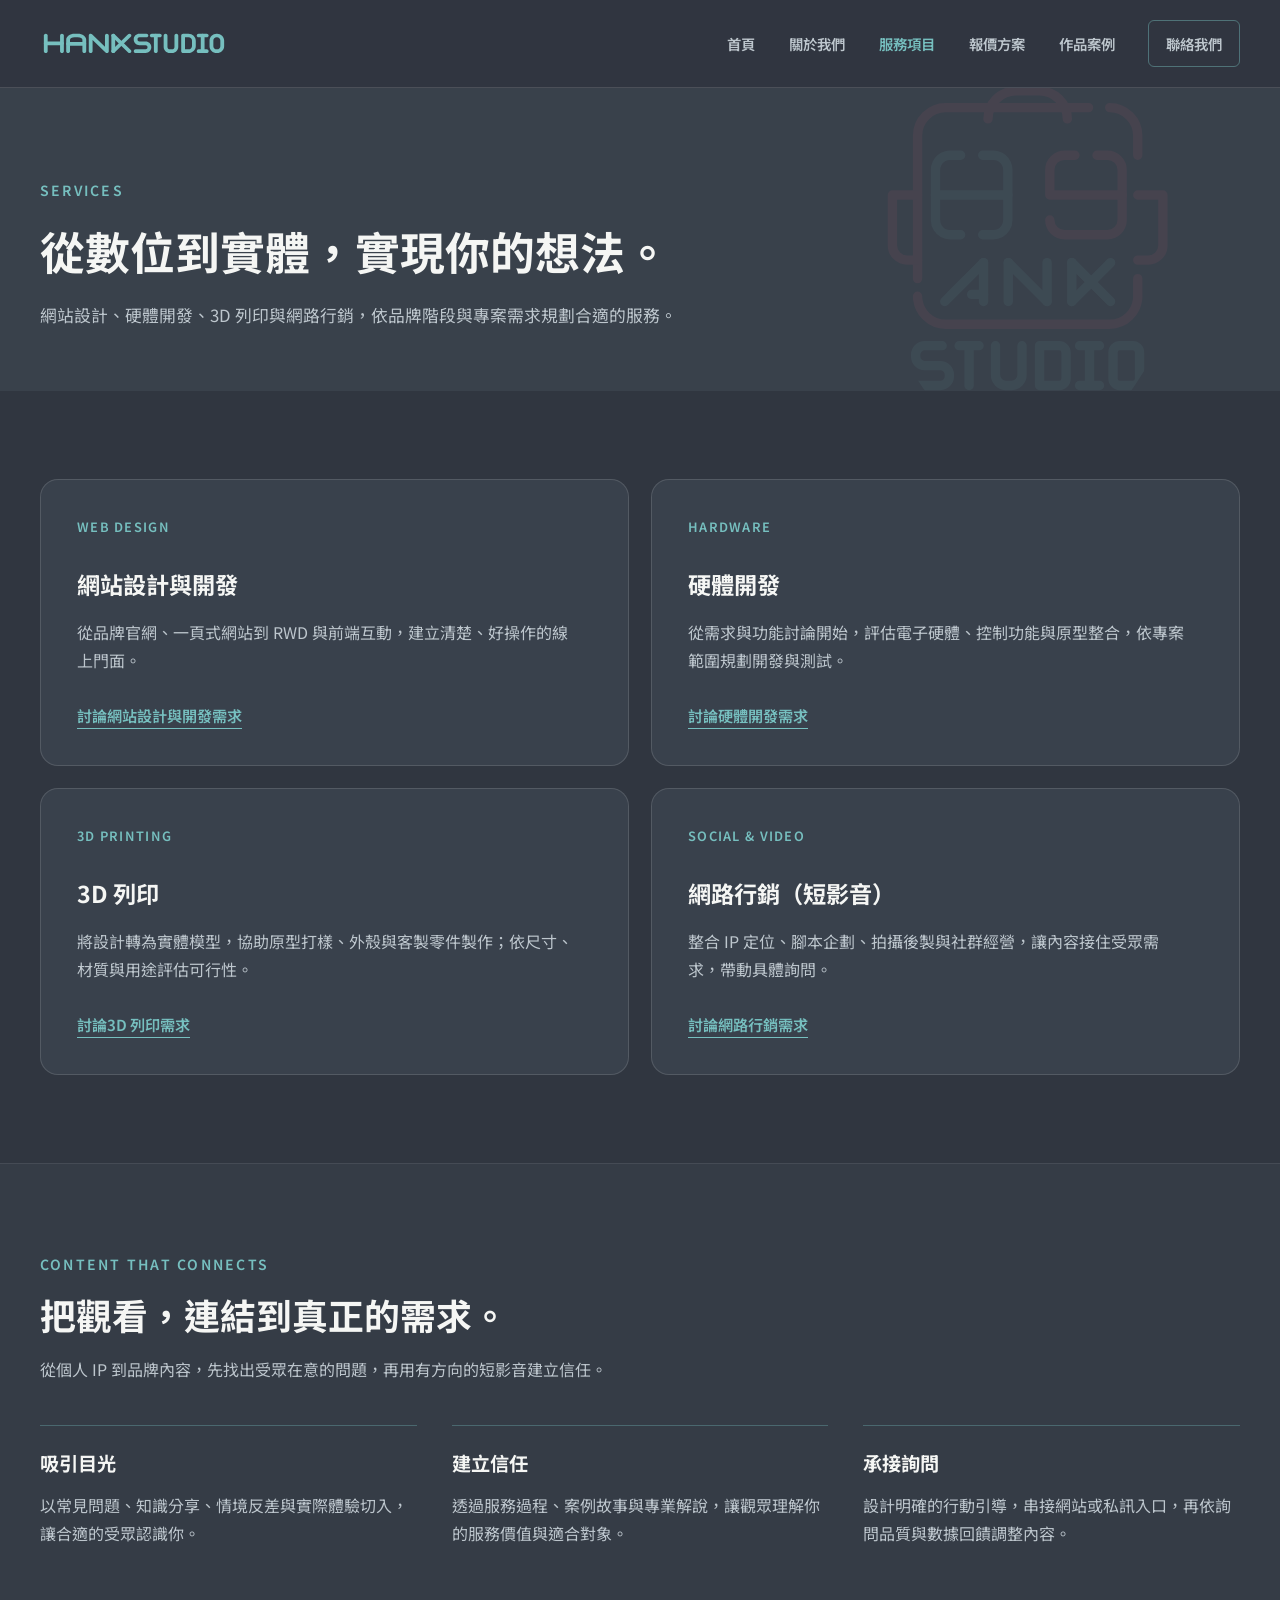
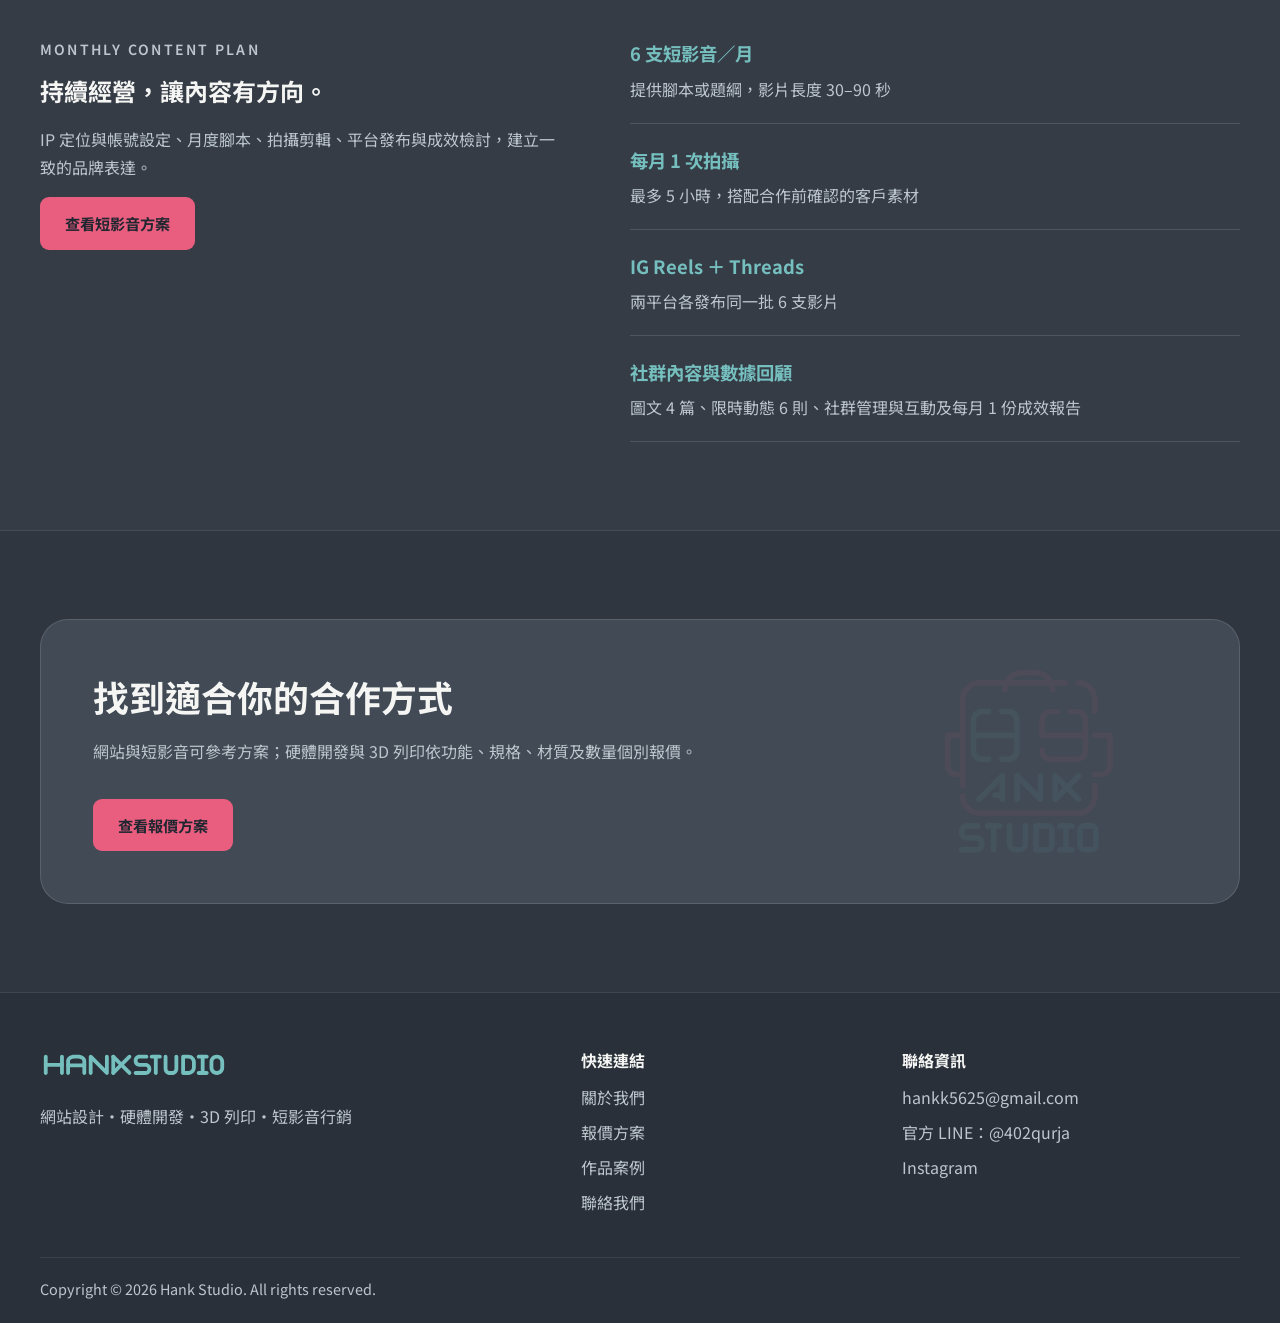
<file: services.html>
<!DOCTYPE html>
<html lang="zh-Hant">
<head>
  <meta charset="UTF-8">
  <meta name="viewport" content="width=device-width, initial-scale=1.0">
  <meta name="description" content="Hank Studio 翰克資訊工作室，提供網站設計、硬體開發、3D 列印與網路行銷（短影音），整合技術與創意，讓想法成形、品牌被看見。">
  <title>服務項目 | Hank Studio</title>
  <link rel="preconnect" href="https://fonts.googleapis.com">
  <link rel="preconnect" href="https://fonts.gstatic.com" crossorigin>
  <link href="https://fonts.googleapis.com/css2?family=Noto+Sans+TC:wght@400;500;600;700;800;900&display=swap" rel="stylesheet">
  <link rel="stylesheet" href="assets/css/style.css">
  <link rel="icon" type="image/svg+xml" href="assets/images/logo-mark.svg">
</head>
<body>
  <header class="site-header" data-header>
    <a class="logo" href="index.html" aria-label="Hank Studio 首頁"><img src="assets/images/logo-wordmark.svg" alt="Hank Studio" width="200" height="30"></a>
    <button class="menu-toggle" type="button" aria-label="開啟選單" aria-expanded="false" data-menu-toggle><span></span><span></span><span></span></button>
    <nav class="site-nav" data-nav>
      <a href="index.html">首頁</a>
      <a href="about.html">關於我們</a>
      <a class="active" href="services.html">服務項目</a>
      <a href="pricing.html">報價方案</a>
      <a href="portfolio.html">作品案例</a>
      <a href="contact.html">聯絡我們</a>
    </nav>
  </header>

  <main>
    <section class="page-hero">
      <div class="container reveal">
        <p class="eyebrow">Services</p>
        <h1>從數位到實體，實現你的想法。</h1>
        <p>網站設計、硬體開發、3D 列印與網路行銷，依品牌階段與專案需求規劃合適的服務。</p>
      </div>
    </section>

    <section class="section"><div class="container service-grid"><article class="service-card reveal" id="web"><span class="service-label">WEB DESIGN</span><h2>網站設計與開發</h2><p>從品牌官網、一頁式網站到 RWD 與前端互動，建立清楚、好操作的線上門面。</p><a class="text-link" href="contact.html?service=web">討論網站設計與開發需求</a></article><article class="service-card reveal" id="hardware"><span class="service-label">HARDWARE</span><h2>硬體開發</h2><p>從需求與功能討論開始，評估電子硬體、控制功能與原型整合，依專案範圍規劃開發與測試。</p><a class="text-link" href="contact.html?service=hardware">討論硬體開發需求</a></article><article class="service-card reveal" id="printing"><span class="service-label">3D PRINTING</span><h2>3D 列印</h2><p>將設計轉為實體模型，協助原型打樣、外殼與客製零件製作；依尺寸、材質與用途評估可行性。</p><a class="text-link" href="contact.html?service=printing">討論3D 列印需求</a></article><article class="service-card reveal" id="marketing"><span class="service-label">SOCIAL & VIDEO</span><h2>網路行銷（短影音）</h2><p>整合 IP 定位、腳本企劃、拍攝後製與社群經營，讓內容接住受眾需求，帶動具體詢問。</p><a class="text-link" href="contact.html?service=marketing">討論網路行銷需求</a></article></div></section><section class="section section-muted"><div class="container"><div class="section-heading"><p class="eyebrow">CONTENT THAT CONNECTS</p><h2>把觀看，連結到真正的需求。</h2><p>從個人 IP 到品牌內容，先找出受眾在意的問題，再用有方向的短影音建立信任。</p></div><div class="process-grid"><article class="process-card"><h3>吸引目光</h3><p>以常見問題、知識分享、情境反差與實際體驗切入，讓合適的受眾認識你。</p></article><article class="process-card"><h3>建立信任</h3><p>透過服務過程、案例故事與專業解說，讓觀眾理解你的服務價值與適合對象。</p></article><article class="process-card"><h3>承接詢問</h3><p>設計明確的行動引導，串接網站或私訊入口，再依詢問品質與數據回饋調整內容。</p></article></div><div class="marketing-detail"><div><p class="eyebrow">MONTHLY CONTENT PLAN</p><h2>持續經營，讓內容有方向。</h2><p>IP 定位與帳號設定、月度腳本、拍攝剪輯、平台發布與成效檢討，建立一致的品牌表達。</p><a class="btn btn-primary" href="pricing.html#marketing-plan">查看短影音方案</a></div><ul class="deliverables"><li><strong>6 支短影音／月</strong><span>提供腳本或題綱，影片長度 30–90 秒</span></li><li><strong>每月 1 次拍攝</strong><span>最多 5 小時，搭配合作前確認的客戶素材</span></li><li><strong>IG Reels ＋ Threads</strong><span>兩平台各發布同一批 6 支影片</span></li><li><strong>社群內容與數據回顧</strong><span>圖文 4 篇、限時動態 6 則、社群管理與互動及每月 1 份成效報告</span></li></ul></div></div></section>

    <section class="section cta-section">
      <div class="container cta-panel reveal">
        <h2>找到適合你的合作方式</h2>
        <p>網站與短影音可參考方案；硬體開發與 3D 列印依功能、規格、材質及數量個別報價。</p>
        <a class="btn btn-primary" href="pricing.html">查看報價方案</a>
      </div>
    </section>
  </main>

  <footer class="site-footer">
    <div class="container footer-grid">
      <div><a class="logo" href="index.html"><img src="assets/images/logo-wordmark.svg" alt="Hank Studio" width="200" height="30"></a><p>網站設計・硬體開發・3D 列印・短影音行銷</p></div>
      <div><h3>快速連結</h3><a href="about.html">關於我們</a><a href="pricing.html">報價方案</a><a href="portfolio.html">作品案例</a><a href="contact.html">聯絡我們</a></div>
      <div><h3>聯絡資訊</h3><a href="mailto:hankk5625@gmail.com">hankk5625@gmail.com</a><a href="https://line.me/R/ti/p/%40402qurja" target="_blank" rel="noopener">官方 LINE：@402qurja</a><a href="https://www.instagram.com/hankstutio?igsh=b2ZjaWRiaml5Mzho&utm_source=qr" target="_blank" rel="noopener">Instagram</a></div>
    </div>
    <p class="copyright">Copyright © 2026 Hank Studio. All rights reserved.</p>
  </footer>
  <script src="assets/js/main.js"></script>
</body>
</html>
</file>
<file: assets/css/style.css>
:root {
  --bg: #303640;
  --bg-soft: #383f49;
  --panel: rgba(255, 255, 255, 0.075);
  --panel-strong: rgba(255, 255, 255, 0.12);
  --line: rgba(255, 255, 255, 0.14);
  --text: #f7f4ff;
  --muted: #bdc6cd;
  --purple: #76bfbf;
  --purple-strong: #76bfbf;
  --violet: #e95e7f;
  --pink: #e95e7f;
  --shadow: 0 24px 80px rgba(45, 18, 102, 0.38);
  --radius: 8px;
  --max: 1180px;
  --header-height: 76px;
}

* {
  box-sizing: border-box;
}

html {
  scroll-behavior: smooth;
}

body {
  margin: 0;
  min-height: 100vh;
  color: var(--text);
  font-family: "Noto Sans TC", system-ui, -apple-system, BlinkMacSystemFont, "Segoe UI", sans-serif;
  background:
    radial-gradient(circle at 8% 6%, rgba(118, 191, 191, 0.28), transparent 28rem),
    radial-gradient(circle at 90% 20%, rgba(233, 94, 127, 0.16), transparent 30rem),
    linear-gradient(135deg, #303640 0%, #303640 52%, #303640 100%);
  line-height: 1.75;
  overflow-x: hidden;
}

body.menu-open {
  overflow: hidden;
}

a {
  color: inherit;
  text-decoration: none;
}

img {
  display: block;
  max-width: 100%;
}

button,
input,
textarea,
select {
  font: inherit;
}

.container {
  width: min(calc(100% - 40px), var(--max));
  margin-inline: auto;
}

.site-header {
  position: fixed;
  z-index: 50;
  top: 0;
  left: 0;
  right: 0;
  height: var(--header-height);
  display: flex;
  align-items: center;
  justify-content: space-between;
  padding: 0 max(20px, calc((100vw - var(--max)) / 2));
  border-bottom: 1px solid transparent;
  transition: background 0.25s ease, box-shadow 0.25s ease, border-color 0.25s ease;
}

.site-header.is-scrolled {
  background: rgba(5, 4, 10, 0.78);
  border-color: rgba(255, 255, 255, 0.1);
  box-shadow: 0 14px 38px rgba(0, 0, 0, 0.34);
  backdrop-filter: blur(18px);
}

.logo {
  display: inline-flex;
  align-items: center;
  font-size: 1.18rem;
  font-weight: 900;
  letter-spacing: 0.02em;
  white-space: nowrap;
}

.logo::before {
  content: "";
  width: 13px;
  height: 13px;
  margin-right: 10px;
  border-radius: 50%;
  background: linear-gradient(135deg, var(--purple), var(--pink));
  box-shadow: 0 0 24px rgba(118, 191, 191, 0.85);
}

.site-nav {
  display: flex;
  align-items: center;
  gap: 8px;
}

.site-nav a {
  position: relative;
  padding: 9px 13px;
  color: var(--muted);
  font-size: 0.94rem;
  font-weight: 600;
  border-radius: 999px;
  transition: color 0.2s ease, background 0.2s ease;
}

.site-nav a:hover,
.site-nav a.active {
  color: var(--text);
  background: rgba(255, 255, 255, 0.09);
}

.menu-toggle {
  display: none;
  width: 44px;
  height: 44px;
  border: 1px solid var(--line);
  border-radius: var(--radius);
  background: rgba(255, 255, 255, 0.06);
  cursor: pointer;
}

.menu-toggle span {
  display: block;
  width: 20px;
  height: 2px;
  margin: 5px auto;
  border-radius: 99px;
  background: var(--text);
  transition: transform 0.2s ease, opacity 0.2s ease;
}

.menu-open .menu-toggle span:nth-child(1) {
  transform: translateY(7px) rotate(45deg);
}

.menu-open .menu-toggle span:nth-child(2) {
  opacity: 0;
}

.menu-open .menu-toggle span:nth-child(3) {
  transform: translateY(-7px) rotate(-45deg);
}

.hero {
  position: relative;
  min-height: 90vh;
  display: grid;
  place-items: center;
  padding: calc(var(--header-height) + 72px) 0 88px;
  isolation: isolate;
  overflow: hidden;
  background:
    radial-gradient(circle at 18% 26%, rgba(14, 165, 233, 0.18), transparent 28rem),
    radial-gradient(circle at 82% 20%, rgba(118, 191, 191, 0.28), transparent 30rem),
    radial-gradient(circle at 50% 92%, rgba(233, 94, 127, 0.2), transparent 32rem),
    linear-gradient(135deg, #020617 0%, #070417 48%, #12071f 100%);
}

.hero::before {
  content: "";
  position: absolute;
  inset: -20%;
  z-index: -5;
  background:
    radial-gradient(circle, rgba(255, 255, 255, 0.38) 0 1px, transparent 1.5px),
    radial-gradient(circle at 30% 20%, rgba(118, 191, 191, 0.16), transparent 26rem),
    radial-gradient(circle at 70% 60%, rgba(118, 191, 191, 0.2), transparent 30rem);
  background-size: 110px 110px, auto, auto;
  opacity: 0.34;
  animation: starDrift 24s linear infinite;
}

.hero::after,
.page-hero::after {
  content: "";
  position: absolute;
  inset: auto 0 0;
  height: 160px;
  background: linear-gradient(to bottom, transparent, var(--bg));
  pointer-events: none;
}

.hero-grid {
  position: absolute;
  inset: 0;
  z-index: -4;
  background-image:
    linear-gradient(rgba(125, 211, 252, 0.07) 1px, transparent 1px),
    linear-gradient(90deg, rgba(118, 191, 191, 0.08) 1px, transparent 1px),
    radial-gradient(ellipse at center, rgba(118, 191, 191, 0.1), transparent 58%);
  background-size: 72px 72px, 72px 72px, auto;
  mask-image: radial-gradient(circle at center, black 0%, transparent 76%);
  animation: gridPulse 9s ease-in-out infinite alternate;
}

.hero-orbit {
  position: absolute;
  z-index: -3;
  border-radius: 999px;
  filter: blur(26px);
  opacity: 0.72;
  animation: floatGlow 9s ease-in-out infinite alternate;
}

.hero-orbit-one {
  width: 420px;
  height: 420px;
  top: 12%;
  right: 6%;
  background: radial-gradient(circle, rgba(118, 191, 191, 0.78), transparent 64%);
}

.hero-orbit-two {
  width: 320px;
  height: 320px;
  left: 7%;
  bottom: 16%;
  background: radial-gradient(circle, rgba(118, 191, 191, 0.45), transparent 68%);
  animation-delay: -2s;
}

.hero-inner {
  position: relative;
  max-width: 1080px;
  text-align: center;
}

.eyebrow {
  margin: 0 0 14px;
  color: #8fd1d1;
  font-size: 0.82rem;
  font-weight: 800;
  letter-spacing: 0.16em;
  text-transform: uppercase;
}

h1,
h2,
h3,
p {
  overflow-wrap: break-word;
}

h1,
h2,
h3 {
  margin-top: 0;
  line-height: 1.22;
}

.hero h1 {
  margin-bottom: 24px;
  max-width: 100%;
  margin-inline: auto;
  font-size: clamp(1.8rem, 3.25vw, 3rem);
  font-weight: 900;
  letter-spacing: 0;
  line-height: 1.32;
  text-wrap: balance;
}

.hero-brand {
  display: grid;
  gap: 10px;
  justify-items: center;
  margin-bottom: 18px;
}

.brand-kicker {
  margin: 0;
  color: #a5f3fc;
  font-size: clamp(0.82rem, 1.4vw, 1rem);
  font-weight: 900;
  letter-spacing: 0.24em;
  text-transform: uppercase;
  text-shadow: 0 0 18px rgba(118, 191, 191, 0.38);
}

.hero .brand-title {
  position: relative;
  display: inline-block;
  margin: 0;
  max-width: 100%;
  color: transparent;
  background:
    linear-gradient(105deg, #a5f3fc 0%, #67e8f9 28%, #a78bfa 58%, #f0abfc 100%);
  background-clip: text;
  -webkit-background-clip: text;
  font-size: clamp(4.25rem, 11vw, 9.6rem);
  font-weight: 900;
  line-height: 0.92;
  letter-spacing: 0.01em;
  text-shadow:
    0 0 18px rgba(118, 191, 191, 0.34),
    0 0 46px rgba(118, 191, 191, 0.32),
    0 0 90px rgba(233, 94, 127, 0.22);
}

.hero .brand-title::after {
  content: attr(data-text);
  position: absolute;
  inset: 0;
  color: transparent;
  background:
    linear-gradient(112deg, transparent 0%, transparent 36%, rgba(255, 255, 255, 0.96) 48%, rgba(165, 243, 252, 0.9) 52%, transparent 64%, transparent 100%);
  background-size: 240% 100%;
  background-position: 140% 0;
  background-clip: text;
  -webkit-background-clip: text;
  filter: drop-shadow(0 0 18px rgba(165, 243, 252, 0.42));
  animation: titleSweep 4.6s ease-in-out infinite;
  pointer-events: none;
}

.hero-tagline {
  max-width: 900px;
  margin: 0 auto 12px;
  color: #f8f7ff;
  font-size: clamp(1.55rem, 3.6vw, 3rem);
  font-weight: 900;
  line-height: 1.28;
  text-shadow: 0 0 28px rgba(118, 191, 191, 0.32);
  text-wrap: balance;
}

.hero-subtitle {
  margin: 0 auto 20px;
  color: #c9d7ff;
  font-size: clamp(1rem, 1.8vw, 1.3rem);
  font-weight: 800;
  letter-spacing: 0.08em;
}

.hero-description {
  max-width: 760px;
  margin: 0 auto;
  color: #bfc6df;
  font-size: clamp(0.98rem, 1.6vw, 1.12rem);
}

.hero-points {
  display: grid;
  justify-content: center;
  gap: 8px;
  max-width: 660px;
  margin: 24px auto 0;
  padding: 0;
  list-style: none;
  color: #e9edff;
  font-weight: 700;
}

.hero-points li {
  position: relative;
  padding-left: 30px;
  text-align: left;
}

.hero-points li::before {
  content: "✓";
  position: absolute;
  left: 0;
  top: 0;
  color: #22d3ee;
  font-weight: 900;
  text-shadow: 0 0 16px rgba(118, 191, 191, 0.72);
}

.page-hero h1 {
  max-width: 780px;
  margin-bottom: 20px;
  font-size: clamp(1.65rem, 2.55vw, 2.45rem);
  font-weight: 900;
  letter-spacing: 0;
  line-height: 1.36;
  text-wrap: balance;
}

.hero-copy,
.page-hero p {
  max-width: 790px;
  margin: 0 auto;
  color: var(--muted);
  font-size: clamp(1rem, 2vw, 1.22rem);
}

.hero-actions {
  display: flex;
  justify-content: center;
  gap: 14px;
  margin-top: 32px;
  flex-wrap: wrap;
}

.btn {
  display: inline-flex;
  align-items: center;
  justify-content: center;
  min-height: 48px;
  padding: 12px 22px;
  border: 0;
  border-radius: var(--radius);
  color: var(--text);
  font-weight: 800;
  cursor: pointer;
  transition: transform 0.2s ease, box-shadow 0.2s ease, background 0.2s ease, border-color 0.2s ease;
}

.btn:hover {
  transform: translateY(-2px);
}

.btn-primary {
  background: linear-gradient(135deg, var(--purple), var(--purple-strong), var(--pink));
  box-shadow: 0 18px 44px rgba(118, 191, 191, 0.38);
}

.btn-primary:hover {
  background: linear-gradient(135deg, #a78bfa, var(--purple-strong), #f472b6);
  box-shadow:
    0 0 0 1px rgba(216, 180, 254, 0.26),
    0 0 28px rgba(118, 191, 191, 0.5),
    0 22px 54px rgba(118, 191, 191, 0.5);
}

.btn-ghost {
  border: 1px solid var(--line);
  background: rgba(255, 255, 255, 0.06);
}

.btn-ghost:hover {
  border-color: rgba(118, 191, 191, 0.6);
  background: rgba(118, 191, 191, 0.14);
  box-shadow: 0 0 26px rgba(118, 191, 191, 0.28);
}

.section {
  position: relative;
  padding: 102px 0;
}

.section-muted {
  background:
    linear-gradient(180deg, rgba(255, 255, 255, 0.035), rgba(255, 255, 255, 0.01)),
    rgba(255, 255, 255, 0.015);
  border-block: 1px solid rgba(255, 255, 255, 0.08);
}

.section-heading {
  max-width: 760px;
  margin-bottom: 42px;
}

.section-heading h2,
.split-layout h2,
.contact-info h2,
.cta-panel h2 {
  margin-bottom: 12px;
  font-size: clamp(1.38rem, 2.2vw, 2rem);
  font-weight: 900;
  line-height: 1.36;
  text-wrap: balance;
}

.section-heading p:not(.eyebrow),
.content-block p,
.cta-panel p,
.contact-info p {
  color: var(--muted);
}

.feature-grid,
.service-grid,
.pricing-grid,
.portfolio-grid,
.process-grid {
  display: grid;
  gap: 22px;
}

.feature-grid {
  grid-template-columns: repeat(5, minmax(0, 1fr));
}

.four-cols {
  grid-template-columns: repeat(4, minmax(0, 1fr));
}

.glass-card,
.process-card,
.service-card,
.price-card,
.work-card,
.contact-form,
.contact-info,
.estimate-summary,
.option-group,
.cta-panel {
  border: 1px solid var(--line);
  border-radius: var(--radius);
  background: linear-gradient(145deg, rgba(255, 255, 255, 0.11), rgba(255, 255, 255, 0.045));
  box-shadow: 0 18px 70px rgba(0, 0, 0, 0.18);
  backdrop-filter: blur(18px);
}

.glass-card,
.process-card,
.work-card {
  background:
    radial-gradient(circle at 20% 0%, rgba(118, 191, 191, 0.16), transparent 34%),
    linear-gradient(145deg, rgba(15, 23, 42, 0.72), rgba(17, 8, 32, 0.78));
}

.glass-card,
.process-card,
.service-card,
.price-card,
.work-card {
  transition: transform 0.24s ease, border-color 0.24s ease, box-shadow 0.24s ease;
}

.glass-card:hover,
.process-card:hover,
.service-card:hover,
.price-card:hover,
.work-card:hover {
  transform: translateY(-8px);
  border-color: rgba(118, 191, 191, 0.58);
  box-shadow:
    0 0 0 1px rgba(118, 191, 191, 0.18),
    0 0 34px rgba(118, 191, 191, 0.28),
    var(--shadow);
}

.glass-card {
  padding: 24px;
  min-height: 230px;
}

.card-icon,
.service-card span,
.process-card strong {
  display: inline-flex;
  align-items: center;
  justify-content: center;
  min-width: 42px;
  height: 34px;
  margin-bottom: 24px;
  padding: 0 10px;
  border-radius: 999px;
  color: #efe6ff;
  background: rgba(118, 191, 191, 0.18);
  border: 1px solid rgba(118, 191, 191, 0.34);
  font-size: 0.88rem;
  font-weight: 900;
}

.glass-card h3,
.process-card h3 {
  margin-bottom: 10px;
  font-size: 1.2rem;
}

.glass-card p,
.process-card p,
.service-card p,
.price-card li,
.work-card span {
  color: var(--muted);
}

.process-grid {
  grid-template-columns: repeat(3, minmax(0, 1fr));
}

.process-card {
  padding: 28px;
}

.stats-section {
  padding: 76px 0;
}

.stats-grid {
  display: grid;
  grid-template-columns: repeat(4, minmax(0, 1fr));
  gap: 18px;
  padding: 28px;
  border: 1px solid rgba(118, 191, 191, 0.28);
  border-radius: var(--radius);
  background:
    radial-gradient(circle at 50% 0%, rgba(118, 191, 191, 0.22), transparent 40%),
    rgba(255, 255, 255, 0.055);
  box-shadow: var(--shadow);
}

.stat-item {
  text-align: center;
}

.stat-item strong {
  display: block;
  font-size: clamp(1.8rem, 4vw, 3rem);
  font-weight: 900;
}

.stat-item p {
  margin: 6px 0 0;
  color: var(--muted);
}

.portfolio-grid {
  grid-template-columns: repeat(3, minmax(0, 1fr));
}

.work-card {
  position: relative;
  overflow: hidden;
}

.work-card::before {
  content: "";
  position: absolute;
  inset: 0 0 auto;
  z-index: 1;
  height: 55%;
  background: linear-gradient(180deg, rgba(118, 191, 191, 0.08), rgba(233, 94, 127, 0.22), transparent);
  opacity: 0.78;
  pointer-events: none;
}

.work-card img {
  width: 100%;
  aspect-ratio: 16 / 10;
  object-fit: cover;
  filter: saturate(1.08) contrast(1.04);
  transition: transform 0.28s ease, filter 0.28s ease;
}

.work-card:hover img {
  transform: scale(1.035);
  filter: saturate(1.2) contrast(1.08);
}

.work-card div {
  padding: 22px;
}

.work-card p {
  margin: 0 0 8px;
  color: #8fd1d1;
  font-size: 0.88rem;
  font-weight: 800;
}

.work-card h2,
.work-card h3 {
  margin-bottom: 8px;
  font-size: 1.35rem;
}

.work-card a {
  display: inline-flex;
  margin-top: 16px;
  color: #8fd1d1;
  font-weight: 800;
}

.cta-section {
  padding-top: 36px;
}

.cta-panel {
  position: relative;
  overflow: hidden;
  padding: clamp(36px, 7vw, 68px);
  text-align: center;
}

.cta-panel::before {
  content: "";
  position: absolute;
  inset: -45% 20% auto;
  height: 300px;
  background: radial-gradient(circle, rgba(118, 191, 191, 0.28), transparent 62%);
  pointer-events: none;
}

.cta-panel > * {
  position: relative;
}

.page-hero {
  position: relative;
  padding: calc(var(--header-height) + 90px) 0 86px;
  overflow: hidden;
}

.page-hero::before {
  content: "";
  position: absolute;
  width: 420px;
  height: 420px;
  top: 28px;
  right: -90px;
  border-radius: 50%;
  background: radial-gradient(circle, rgba(118, 191, 191, 0.34), transparent 65%);
  filter: blur(18px);
}

.page-hero .container {
  position: relative;
  max-width: 900px;
}

.split-layout {
  display: grid;
  grid-template-columns: minmax(230px, 0.85fr) minmax(0, 1.45fr);
  gap: 48px;
}

.content-block {
  font-size: 1.05rem;
}

.timeline {
  display: grid;
  grid-template-columns: repeat(5, minmax(0, 1fr));
  gap: 16px;
  position: relative;
}

.timeline span {
  display: grid;
  min-height: 92px;
  place-items: center;
  padding: 18px;
  border: 1px solid var(--line);
  border-radius: var(--radius);
  background: rgba(255, 255, 255, 0.06);
  color: var(--text);
  font-weight: 800;
  text-align: center;
}

.service-grid {
  grid-template-columns: repeat(3, minmax(0, 1fr));
}

.service-card {
  padding: 30px;
  min-height: 275px;
}

.service-card h2 {
  font-size: 1.45rem;
}

.pricing-grid {
  grid-template-columns: repeat(3, minmax(0, 1fr));
  align-items: stretch;
}

.price-card {
  padding: 30px;
}

.price-card.featured {
  border-color: rgba(118, 191, 191, 0.7);
  background:
    radial-gradient(circle at 50% 0%, rgba(118, 191, 191, 0.22), transparent 42%),
    linear-gradient(145deg, rgba(255, 255, 255, 0.13), rgba(255, 255, 255, 0.055));
}

.plan-label {
  color: #8fd1d1;
  font-weight: 900;
}

.price-card h2 {
  margin-bottom: 12px;
  font-size: 1.55rem;
}

.price-card strong {
  display: block;
  margin-bottom: 22px;
  color: #fff;
  font-size: 2rem;
  font-weight: 900;
}

.price-card ul {
  display: grid;
  gap: 9px;
  padding-left: 20px;
  margin: 0;
}

.estimator {
  display: grid;
  grid-template-columns: minmax(0, 1.35fr) minmax(300px, 0.65fr);
  gap: 24px;
  align-items: start;
}

.estimator-options {
  display: grid;
  gap: 20px;
}

.option-group,
.estimate-summary {
  padding: 26px;
}

.option-group h3 {
  margin-bottom: 16px;
}

.option-group label {
  display: grid;
  grid-template-columns: auto 1fr auto;
  gap: 10px;
  align-items: center;
  padding: 13px 0;
  color: var(--text);
  border-bottom: 1px solid rgba(255, 255, 255, 0.08);
  cursor: pointer;
}

.option-group label:last-child {
  border-bottom: 0;
}

.option-group input {
  accent-color: var(--purple-strong);
}

.option-group span {
  color: var(--muted);
  font-size: 0.92rem;
  text-align: right;
}

.estimate-summary {
  position: sticky;
  top: calc(var(--header-height) + 22px);
}

.estimate-summary p {
  margin: 0 0 6px;
  color: var(--muted);
}

.estimate-summary strong {
  display: block;
  margin-bottom: 18px;
  font-size: clamp(2rem, 5vw, 3rem);
  line-height: 1.1;
}

.summary-list {
  display: grid;
  gap: 8px;
  margin-bottom: 18px;
}

.summary-list span {
  padding: 9px 11px;
  border-radius: var(--radius);
  background: rgba(255, 255, 255, 0.07);
  color: #dbe9e9;
  font-size: 0.93rem;
}

.estimate-summary small {
  display: block;
  margin-bottom: 18px;
  color: var(--muted);
}

.estimate-summary .btn {
  width: 100%;
  margin-top: 10px;
}

.contact-layout {
  display: grid;
  grid-template-columns: minmax(0, 1.1fr) minmax(320px, 0.8fr);
  gap: 26px;
  align-items: start;
}

.contact-form {
  display: grid;
  grid-template-columns: repeat(2, minmax(0, 1fr));
  gap: 18px;
  padding: 28px;
}

.contact-form label {
  display: grid;
  gap: 8px;
  color: #e5ecef;
  font-weight: 700;
}

.contact-form .full,
.contact-form button,
.contact-form .form-message {
  grid-column: 1 / -1;
}

.contact-form input,
.contact-form textarea,
.contact-form select {
  width: 100%;
  border: 1px solid rgba(255, 255, 255, 0.14);
  border-radius: var(--radius);
  outline: 0;
  padding: 13px 14px;
  color: var(--text);
  background: rgba(5, 4, 10, 0.62);
  transition: border-color 0.2s ease, box-shadow 0.2s ease;
}

.contact-form textarea {
  resize: vertical;
}

.contact-form input:focus,
.contact-form textarea:focus,
.contact-form select:focus {
  border-color: rgba(118, 191, 191, 0.75);
  box-shadow: 0 0 0 4px rgba(118, 191, 191, 0.16);
}

.field-error {
  border-color: rgba(248, 113, 113, 0.9) !important;
}

.form-message {
  min-height: 28px;
  margin: 0;
  color: #8fd1d1;
  font-weight: 800;
}

.form-message.error {
  color: #fca5a5;
}

.contact-info {
  padding: 32px;
}

.info-item {
  display: grid;
  gap: 4px;
  padding: 18px 0;
  border-bottom: 1px solid rgba(255, 255, 255, 0.1);
}

.info-item span {
  color: var(--muted);
  font-size: 0.9rem;
}

.info-item a {
  color: #e5ecef;
  font-size: 1.05rem;
  font-weight: 800;
}

.site-footer {
  padding: 58px 0 22px;
  border-top: 1px solid rgba(255, 255, 255, 0.1);
  background: rgba(0, 0, 0, 0.2);
}

.footer-grid {
  display: grid;
  grid-template-columns: 1.5fr 0.85fr 1fr;
  gap: 34px;
}

.site-footer p,
.site-footer a {
  color: var(--muted);
}

.site-footer h3 {
  margin-bottom: 12px;
  font-size: 1rem;
}

.site-footer a:not(.logo) {
  display: block;
  width: fit-content;
  margin: 7px 0;
  transition: color 0.2s ease;
}

.site-footer a:hover {
  color: var(--text);
}

.copyright {
  width: min(calc(100% - 40px), var(--max));
  margin: 34px auto 0;
  padding-top: 18px;
  border-top: 1px solid rgba(255, 255, 255, 0.08);
  font-size: 0.9rem;
}

.reveal {
  opacity: 0;
  transform: translateY(24px);
  transition: opacity 0.72s ease, transform 0.72s ease;
}

.reveal.is-visible {
  opacity: 1;
  transform: translateY(0);
}

@keyframes floatGlow {
  from {
    transform: translate3d(0, 0, 0) scale(1);
  }
  to {
    transform: translate3d(-20px, 26px, 0) scale(1.08);
  }
}

@keyframes titleSweep {
  0%,
  48% {
    background-position: 140% 0;
    opacity: 0;
  }
  56% {
    opacity: 0.9;
  }
  78% {
    background-position: -80% 0;
    opacity: 0.7;
  }
  100% {
    background-position: -80% 0;
    opacity: 0;
  }
}

@keyframes starDrift {
  from {
    transform: translate3d(0, 0, 0);
  }
  to {
    transform: translate3d(42px, 28px, 0);
  }
}

@keyframes gridPulse {
  from {
    opacity: 0.52;
    transform: scale(1);
  }
  to {
    opacity: 0.86;
    transform: scale(1.025);
  }
}

@media (prefers-reduced-motion: reduce) {
  *,
  *::before,
  *::after {
    scroll-behavior: auto !important;
    animation-duration: 0.01ms !important;
    animation-iteration-count: 1 !important;
    transition-duration: 0.01ms !important;
  }

  .reveal {
    opacity: 1;
    transform: none;
  }
}

@media (max-width: 1040px) {
  .feature-grid,
  .four-cols,
  .process-grid,
  .service-grid,
  .pricing-grid,
  .portfolio-grid {
    grid-template-columns: repeat(2, minmax(0, 1fr));
  }

  .estimator,
  .contact-layout,
  .split-layout {
    grid-template-columns: 1fr;
  }

  .estimate-summary {
    position: static;
  }

  .timeline {
    grid-template-columns: repeat(3, minmax(0, 1fr));
  }
}

@media (max-width: 820px) {
  :root {
    --header-height: 70px;
  }

  .menu-toggle {
    display: block;
  }

  .site-nav {
    position: fixed;
    inset: var(--header-height) 16px auto;
    display: grid;
    gap: 6px;
    padding: 16px;
    border: 1px solid var(--line);
    border-radius: var(--radius);
    background: rgba(9, 7, 18, 0.95);
    box-shadow: var(--shadow);
    backdrop-filter: blur(20px);
    transform: translateY(-12px);
    opacity: 0;
    pointer-events: none;
    transition: opacity 0.2s ease, transform 0.2s ease;
  }

  .menu-open .site-nav {
    transform: translateY(0);
    opacity: 1;
    pointer-events: auto;
  }

  .site-nav a {
    padding: 12px 14px;
  }

  .hero {
    min-height: auto;
    padding-top: calc(var(--header-height) + 76px);
  }

  .hero-orbit {
    filter: blur(32px);
    opacity: 0.48;
  }

  .hero::before {
    opacity: 0.18;
    animation-duration: 36s;
  }

  .hero-grid {
    animation: none;
  }

  .hero .brand-title {
    font-size: clamp(3.1rem, 16vw, 5.2rem);
    line-height: 0.98;
  }

  .brand-kicker {
    letter-spacing: 0.16em;
  }

  .hero-tagline {
    font-size: clamp(1.45rem, 7vw, 2.3rem);
  }

  .hero-subtitle {
    letter-spacing: 0.04em;
  }

  .section {
    padding: 76px 0;
  }

  .stats-grid,
  .footer-grid,
  .timeline {
    grid-template-columns: repeat(2, minmax(0, 1fr));
  }
}

@media (min-width: 821px) {
  .hero h1,
  .hero-copy {
    white-space: nowrap;
  }

  .hero-copy {
    max-width: 1000px;
  }
}

@media (max-width: 620px) {
  .container {
    width: min(calc(100% - 28px), var(--max));
  }

  .hero h1,
  .page-hero h1 {
    font-size: 1.72rem;
  }

  .hero .brand-title {
    font-size: clamp(2.8rem, 15vw, 4.2rem);
  }

  .hero-points {
    justify-content: stretch;
  }

  .feature-grid,
  .four-cols,
  .process-grid,
  .service-grid,
  .pricing-grid,
  .portfolio-grid,
  .stats-grid,
  .footer-grid,
  .timeline,
  .contact-form {
    grid-template-columns: 1fr;
  }

  .hero-actions,
  .hero-actions .btn {
    width: 100%;
  }

  .option-group label {
    grid-template-columns: auto 1fr;
  }

  .option-group span {
    grid-column: 2;
    text-align: left;
  }

  .glass-card,
  .process-card,
  .service-card,
  .price-card,
  .contact-form,
  .contact-info,
  .option-group,
  .estimate-summary {
    padding: 22px;
  }
}

/* Hank Studio brand system: slate, rose, mint. */
:root{--bg:#303640;--bg-soft:#383f49;--text:#f5f6f4;--muted:#bdc6cd;--mint:#76bfbf;--pink:#e95e7f;--line:#ffffff21;--radius:18px;--shadow:0 18px 45px #171e2520;--max:1200px;--header-height:88px}
body{background:var(--bg)}
.site-header,.site-header.is-scrolled{background:#303640f5;border-bottom:1px solid var(--line);box-shadow:none;backdrop-filter:blur(14px)}
.logo::before{display:none}.logo img{width:188px;height:auto}.site-nav a{font-size:.9rem;border-radius:6px}.site-nav a.active{background:transparent;color:var(--mint)}.site-nav a:last-child{border:1px solid #76bfbf70;padding:10px 17px;margin-left:12px}
a:focus-visible,button:focus-visible,input:focus-visible,select:focus-visible,textarea:focus-visible{outline:3px solid var(--mint);outline-offset:5px}
.eyebrow{font-size:.875rem;color:var(--mint);letter-spacing:.16em;font-weight:600}
.brand-hero{display:block;min-height:auto;padding:calc(var(--header-height) + 80px) 0 0;background:var(--bg)}
.brand-hero::before,.brand-hero::after{display:none}.brand-layout{display:grid;grid-template-columns:1.2fr 1fr;gap:70px;align-items:center}.brand-copy h1{font-size:clamp(2.5rem,4.5vw,4.1rem);line-height:1.32;letter-spacing:-.045em;margin:24px 0;white-space:normal;font-weight:700}.brand-copy h1 span{color:var(--mint)}.intro{font-size:1.3rem;line-height:1.8;color:#f1f0ed}.hero-description{font-size:1rem;max-width:490px;margin:18px 0;color:var(--muted)}.hero-actions{justify-content:flex-start;margin:30px 0 0;gap:12px}
.btn{border-radius:9px;font-size:.95rem;padding:13px 25px;box-shadow:none;font-weight:700}.btn-primary{background:var(--pink);color:#202731;box-shadow:none}.btn-primary:hover{background:#f47b98;box-shadow:none}.btn-ghost{border-color:#a9b8c45c;background:transparent}.btn-ghost:hover{background:#76bfbf15;border-color:var(--mint);box-shadow:none}
.brand-art{min-height:435px;position:relative;display:flex;flex-direction:column;align-items:center;justify-content:center;background:#3b424d;border:1px solid #ffffff26;border-radius:34px 34px 100px 34px;overflow:hidden;transform:rotate(2deg)}.brand-art::before{content:"";position:absolute;inset:0;background:url('../images/logo-mark.svg') center/140px;opacity:.035}.brand-art>img{width:265px;height:auto;z-index:1;padding:10px;transform:rotate(-2deg)}.art-label{align-self:flex-start;padding:26px 28px 10px;font-size:.75rem;letter-spacing:.2em;color:#c1cbd0}.art-bottom{width:100%;display:flex;justify-content:space-between;padding:25px 32px 30px;font-size:.75rem;letter-spacing:.08em;color:#c1cbd0}.art-bottom span:last-child{color:var(--pink)}
.hero-bottom{display:flex;justify-content:space-between;gap:20px;padding:27px 0;margin-top:70px;border-top:1px solid var(--line);color:var(--muted);font-size:.95rem;letter-spacing:.12em}
.section{padding:88px 0}.section-heading{max-width:790px}.section-heading h2,.cta-panel h2{font-size:clamp(1.7rem,2.8vw,2.4rem);font-weight:700}.section-muted{background:#353c46}.feature-grid{grid-template-columns:repeat(4,minmax(0,1fr))}.glass-card,.process-card,.service-card,.price-card,.work-card,.contact-form,.contact-info,.estimate-summary,.option-group,.cta-panel{background:#39414c;box-shadow:none;backdrop-filter:none;border-color:var(--line)}.glass-card:hover,.process-card:hover,.service-card:hover,.price-card:hover,.work-card:hover{border-color:var(--mint);transform:translateY(-4px);box-shadow:none}.glass-card{padding:27px;display:flex;flex-direction:column;min-height:290px}.glass-card p{font-size:1rem}.service-label,.service-card .service-label{display:block;font-size:.8rem;letter-spacing:.1em;color:var(--mint);background:none;border:0;padding:0;margin:0 0 32px;height:auto;font-weight:600}.text-link{color:var(--mint);font-weight:600;text-decoration:underline;text-underline-offset:6px;margin-top:auto;font-size:.95rem}.glass-card:nth-child(even) .service-label{color:#f397af}.service-grid{grid-template-columns:repeat(2,minmax(0,1fr))}.service-card{padding:36px;scroll-margin-top:110px}.service-card p{max-width:500px}.service-card .text-link{display:inline-block;margin-top:12px}
.page-hero{background:#39414b;padding-bottom:60px}.page-hero::before{background:url('../images/logo-mark.svg') center/contain no-repeat;filter:none;opacity:.07;width:300px;right:8%}.page-hero::after{display:none}.page-hero .container{max-width:var(--max)}.page-hero h1{font-size:clamp(2rem,3.5vw,3rem);font-weight:700}.page-hero p{margin-left:0;max-width:750px;font-size:1.05rem}.page-hero .eyebrow{font-size:.875rem;margin-bottom:18px;color:var(--mint)}
.process-card{background:transparent;border:0;border-top:1px solid #76bfbf55;border-radius:0;padding:26px 0}.process-card strong{color:var(--mint);background:none;border:0;padding:0;justify-content:flex-start}.process-grid{column-gap:35px}.work-card::before{display:none}.work-card img{filter:saturate(.65)}.work-card p{color:var(--mint)}.cta-panel{background:#414a55;border-radius:28px;text-align:left;padding:52px}.cta-panel::before{inset:0 0 0 auto;width:35%;height:auto;background:url('../images/logo-mark.svg') center/180px no-repeat;opacity:.08}.cta-panel .btn{margin-top:18px}.price-card.featured{background:#3d4d55;border-color:var(--mint)}.price-card small{font-size:1rem;font-weight:400}.marketing-detail{display:grid;grid-template-columns:1fr 1.15fr;gap:60px;margin-top:48px;align-items:start}.marketing-detail p{color:var(--muted)}.deliverables{list-style:none;padding:0;margin:0}.deliverables li{display:grid;gap:5px;padding:20px 0;border-bottom:1px solid var(--line)}.deliverables li:first-child{padding-top:0}.deliverables strong{font-size:1.15rem;color:var(--mint)}.deliverables span{color:var(--muted)}.custom-quote{margin-top:40px;padding:28px;border:1px solid var(--line);border-radius:18px}#marketing-plan,#services{scroll-margin-top:100px}.contact-form input,.contact-form textarea,.contact-form select{background:#2f3741}.contact-form select{appearance:none;padding-right:36px;background-image:url("data:image/svg+xml,%3Csvg xmlns='http://www.w3.org/2000/svg' width='16' height='16'%3E%3Cpath d='m3 6 5 5 5-5' fill='none' stroke='%2376bfbf' stroke-width='2'/%3E%3C/svg%3E");background-repeat:no-repeat;background-position:right 12px center}.site-footer{background:#293039}.reveal{opacity:1;transform:none}.info-item a{overflow-wrap:anywhere}
@media(max-width:1040px){.brand-layout{gap:30px}.feature-grid{grid-template-columns:repeat(2,minmax(0,1fr))}.site-nav{gap:0}.site-nav a{padding:8px}.brand-art{min-height:390px}.marketing-detail{gap:30px}}
@media(max-width:820px){:root{--header-height:74px}.site-nav{background:#303640;visibility:hidden}.menu-open .site-nav{visibility:visible}.site-nav a:last-child{margin:0}.brand-hero{padding-top:120px}.brand-layout{grid-template-columns:1fr;gap:40px}.brand-copy h1{font-size:clamp(2.4rem,7vw,3.8rem)}.brand-art{min-height:350px;max-width:520px;width:100%;justify-self:center}.brand-art>img{width:230px}.hero-bottom{margin-top:45px;flex-wrap:wrap;justify-content:center}.marketing-detail{grid-template-columns:1fr}.section{padding:62px 0}.page-hero{padding-top:130px}.service-grid{grid-template-columns:1fr}}
@media(max-width:620px){.feature-grid{grid-template-columns:1fr}.brand-copy h1{font-size:2.5rem}.hero-actions .btn{width:auto;flex:1;padding:12px 14px}.brand-art{width:94%}.art-bottom{font-size:.7rem;padding:20px}.hero-bottom{font-size:.875rem;gap:12px 24px}.glass-card{min-height:240px}.cta-panel{padding:30px}.service-card{padding:26px}.logo img{width:168px}.intro{font-size:1.15rem}}

.form-trap{position:absolute;left:-10000px;width:1px;height:1px;overflow:hidden}.contact-success{width:min(480px,calc(100% - 32px));padding:36px;border:1px solid var(--mint);border-radius:22px;background:var(--bg-soft);color:var(--text);box-shadow:var(--shadow)}.contact-success::backdrop{background:#141a25b3}.contact-success h2{font-size:1.65rem;line-height:1.5}.contact-success p{color:var(--muted)}.contact-success .btn{margin-top:12px}button:disabled{opacity:.65;cursor:wait}
</file>
